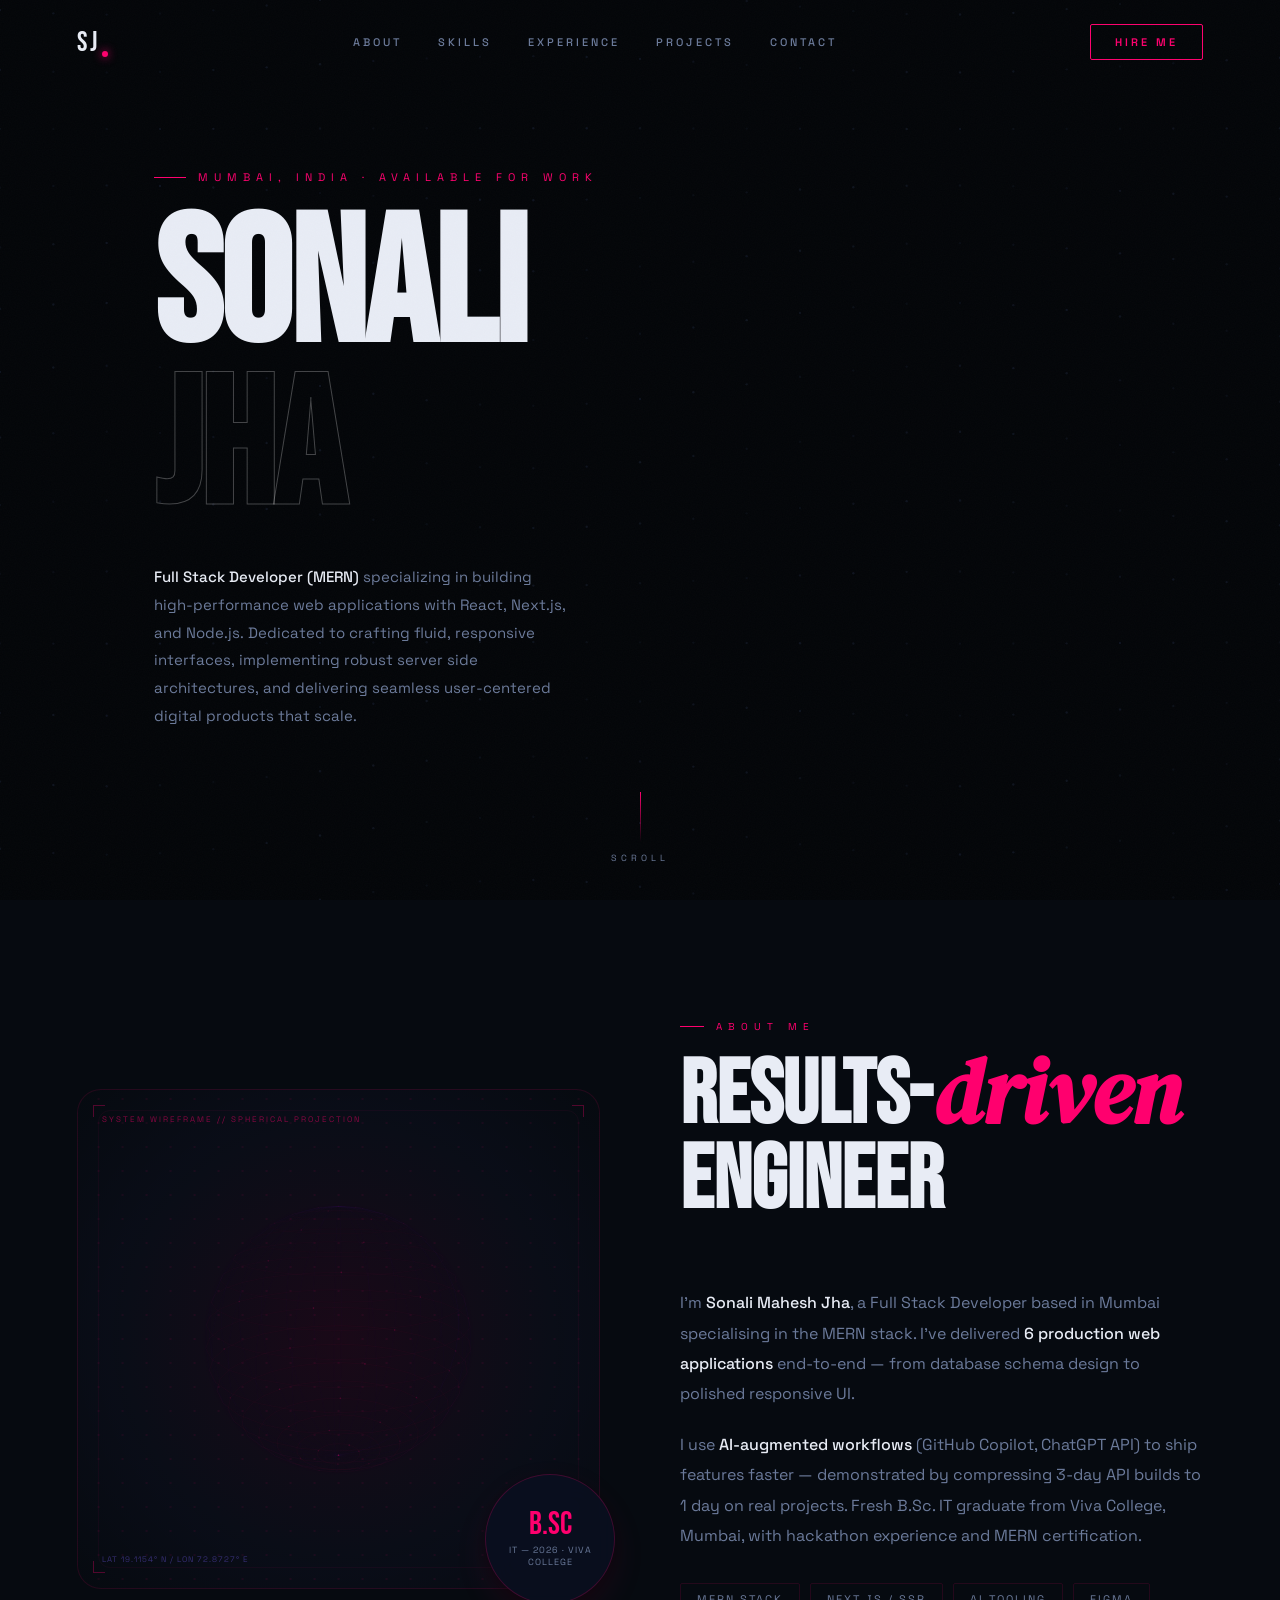
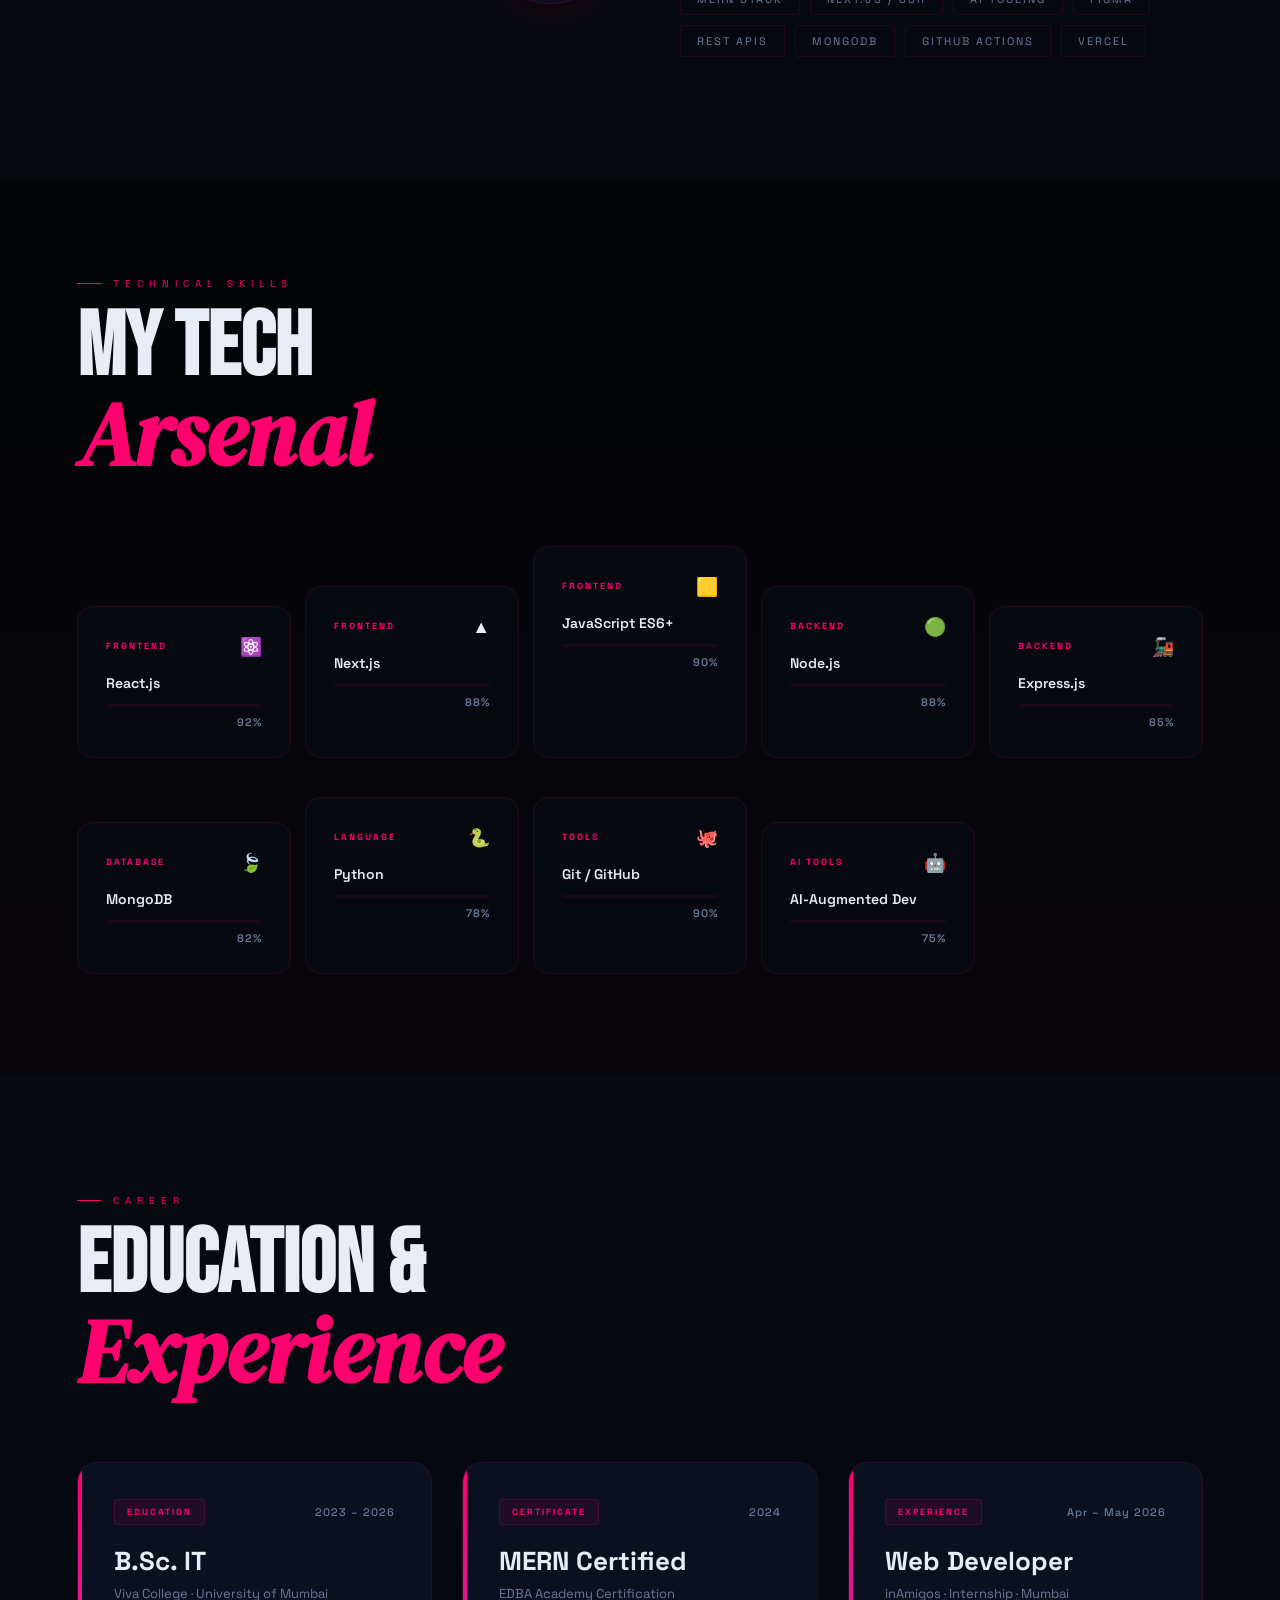
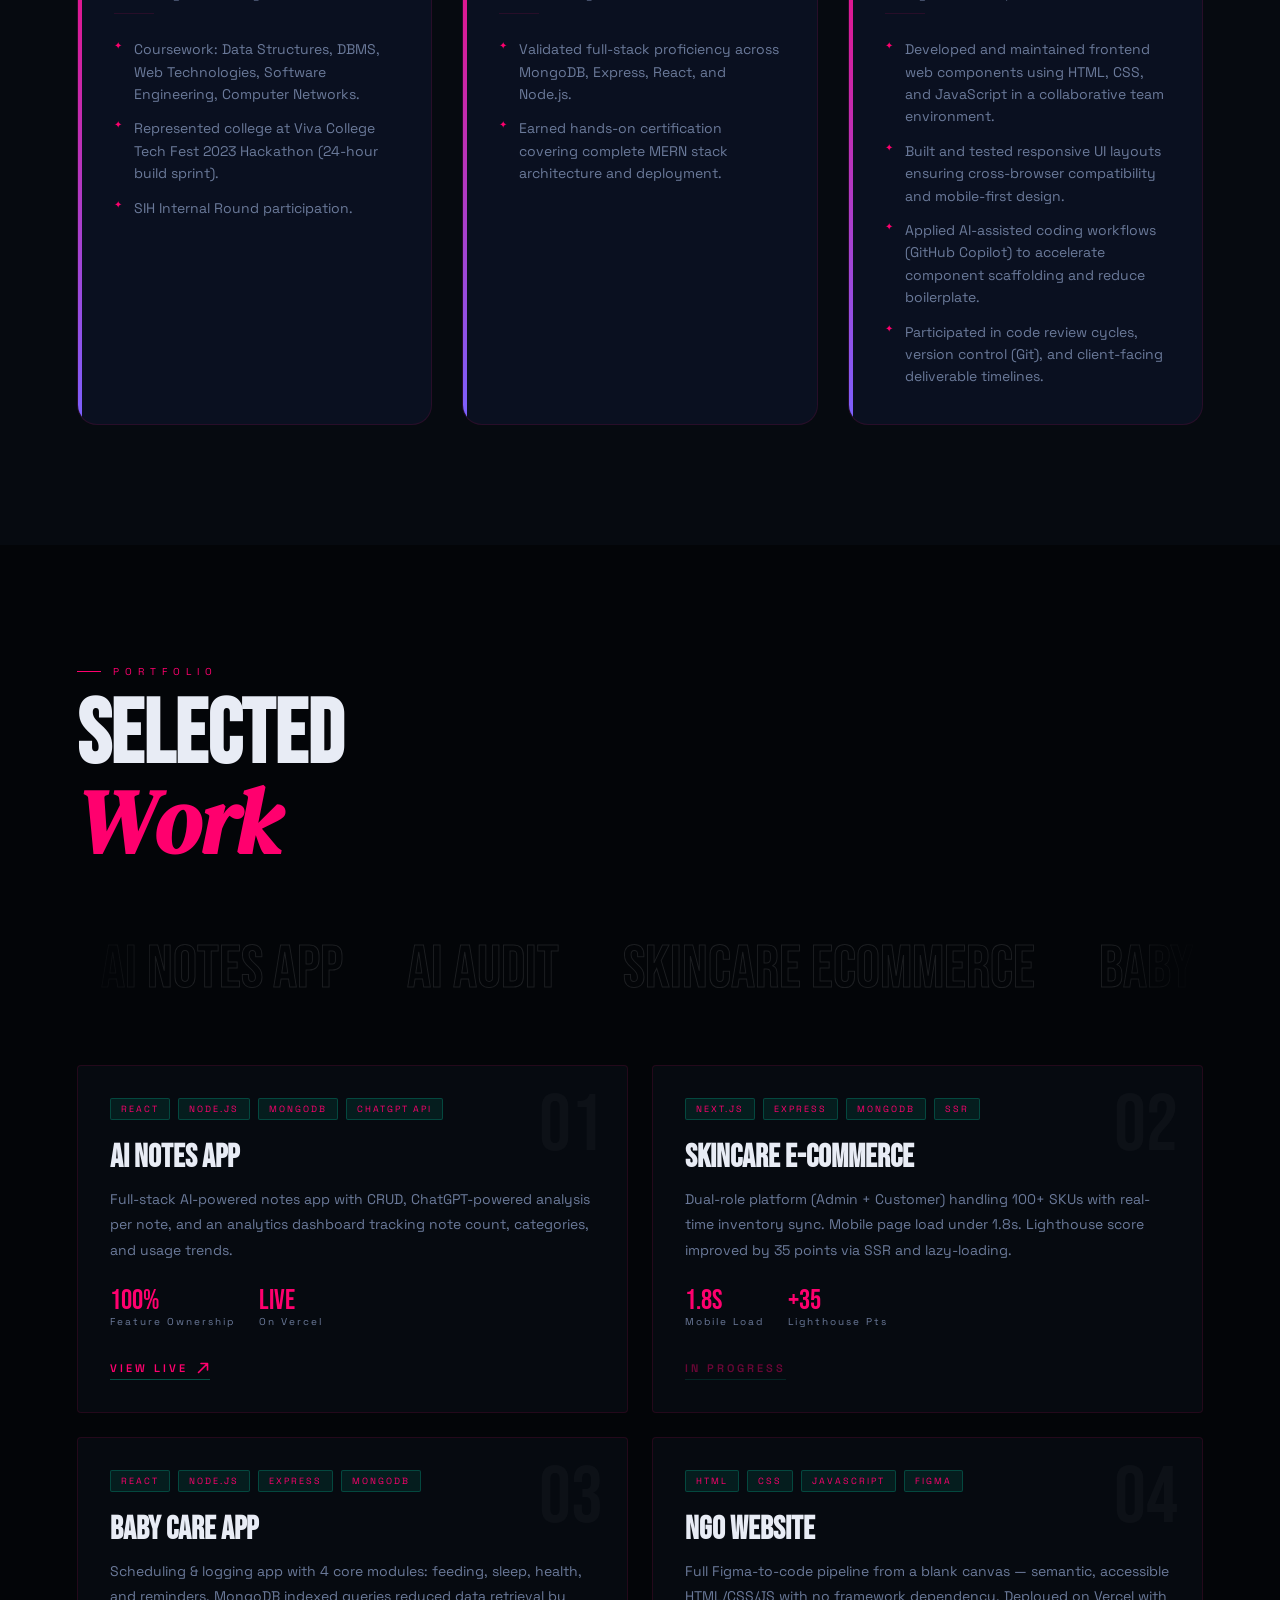
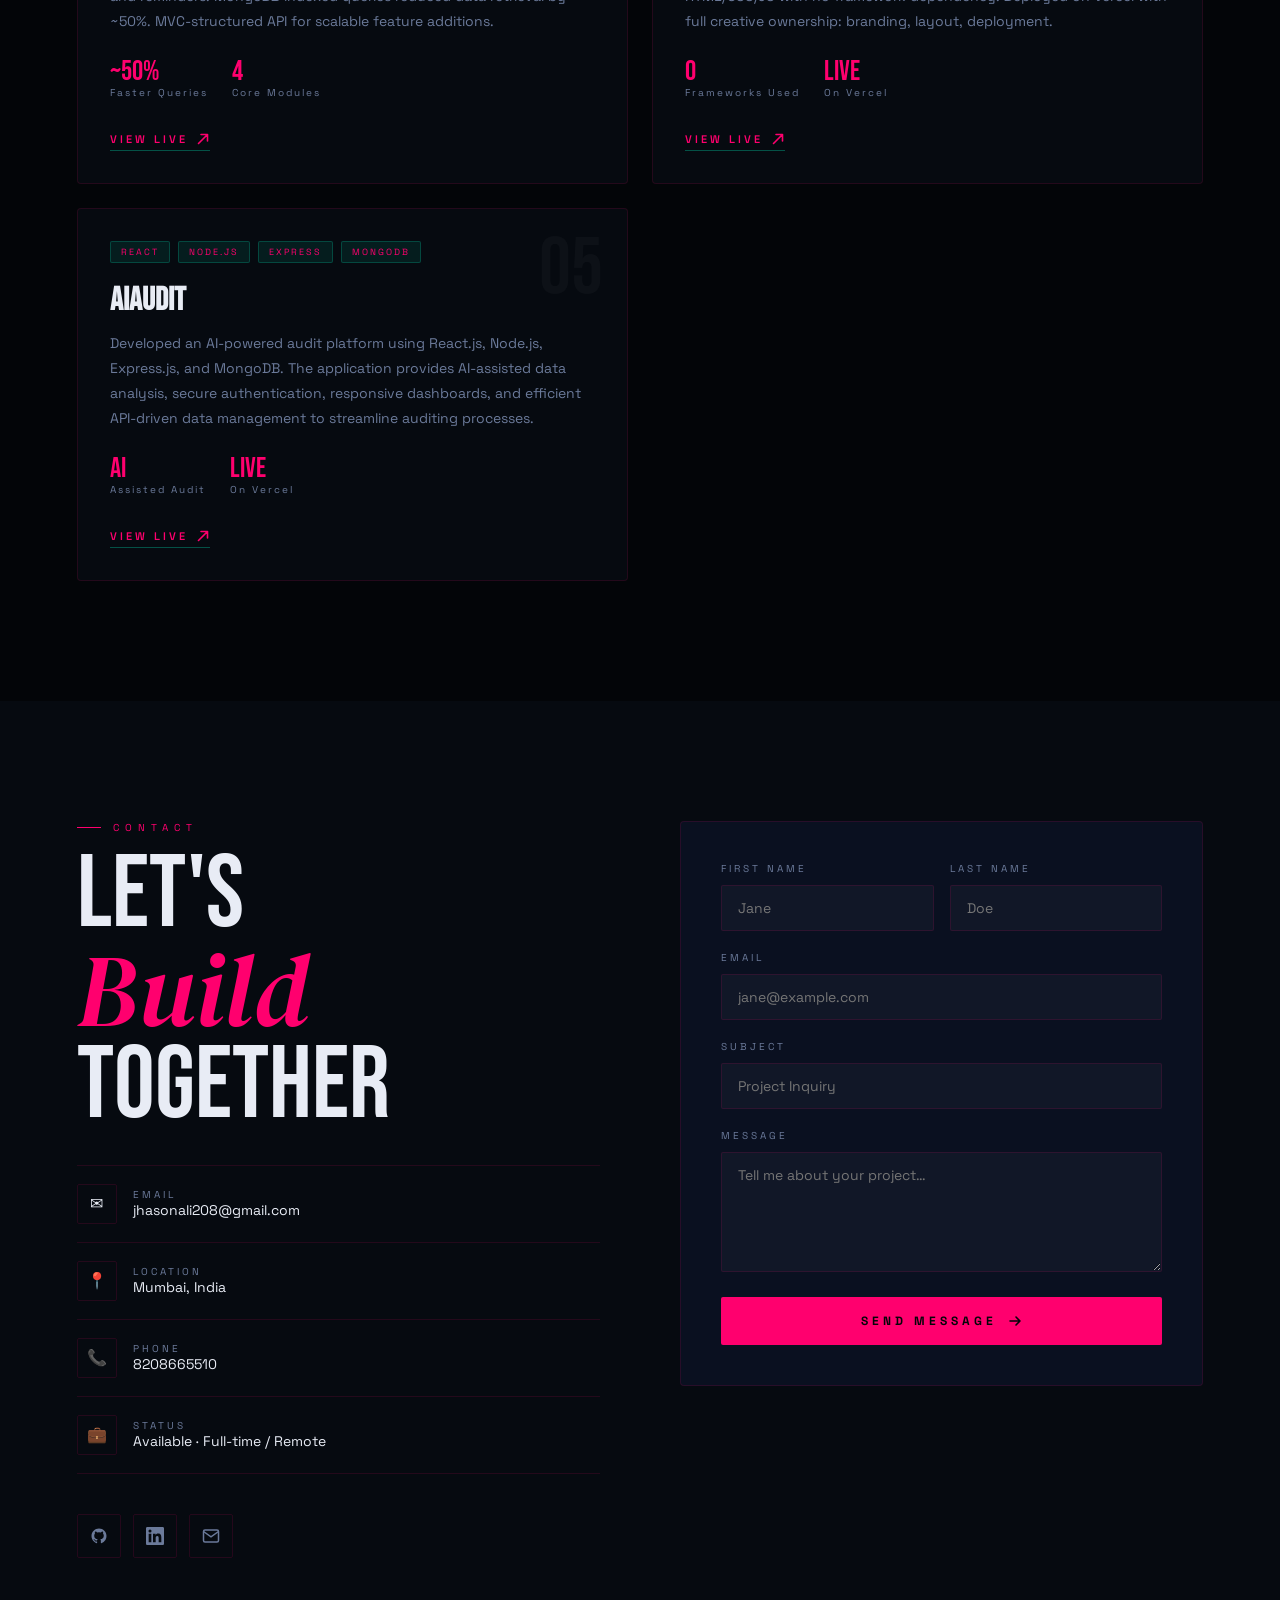
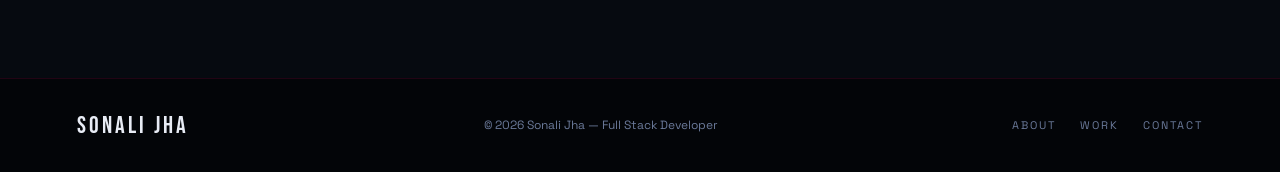
<file: index.html>
<!DOCTYPE html>
<html lang="en">

<head>
  <meta charset="UTF-8" />
  <meta name="viewport" content="width=device-width, initial-scale=1.0" />
  <title>Sonali Jha — Full Stack Developer</title>
  <link rel="preconnect" href="https://fonts.googleapis.com">
  <link
    href="https://fonts.googleapis.com/css2?family=Space+Grotesk:wght@300;400;500;600;700&family=Bebas+Neue&family=DM+Serif+Display:ital@0;1&display=swap"
    rel="stylesheet">
  <style>
    /* ─── RESET & TOKENS ─── */
    *,
    *::before,
    *::after {
      box-sizing: border-box;
      margin: 0;
      padding: 0;
    }

    :root {
      --bg: #030508;
      --bg2: #060a10;
      --bg3: #0a1020;
      --accent: #ff006e;
      --accent2: #7b61ff;
      --accent3: #ff6b6b;
      --text: #e8ecf5;
      --dim: #6b7a9a;
      --border: rgba(255, 0, 110, 0.12);
      --font-display: 'Bebas Neue', cursive;
      --font-serif: 'DM Serif Display', serif;
      --font-body: 'Space Grotesk', sans-serif;
    }

    html {
      scroll-behavior: smooth;
    }

    body {
      font-family: var(--font-body);
      background: var(--bg);
      color: var(--text);
      overflow-x: hidden;
      cursor: pointer;
    }

    a {
      text-decoration: none;
      color: inherit;
    }

    img {
      display: block;
      max-width: 100%;
    }

    /* ─── LOADER ─── */
    #loader {
      position: fixed;
      inset: 0;
      z-index: 9000;
      background: var(--bg);
      display: flex;
      flex-direction: column;
      align-items: center;
      justify-content: center;
      transition: opacity 0.8s ease, visibility 0.8s ease;
    }

    #loader.hidden {
      opacity: 0;
      visibility: hidden;
      pointer-events: none;
    }

    .loader-canvas-wrap {
      position: relative;
      width: 160px;
      height: 160px;
      margin-bottom: 40px;
    }

    #loader-canvas {
      width: 160px;
      height: 160px;
    }

    .loader-name {
      font-family: var(--font-display);
      font-size: 48px;
      letter-spacing: 8px;
      color: var(--text);
      margin-bottom: 8px;
      overflow: hidden;
    }

    .loader-name span {
      display: inline-block;
      animation: letterDrop 0.6s cubic-bezier(.4, 0, .2, 1) both;
    }

    .loader-name span:nth-child(1) {
      animation-delay: 0.1s
    }

    .loader-name span:nth-child(2) {
      animation-delay: 0.15s
    }

    .loader-name span:nth-child(3) {
      animation-delay: 0.2s
    }

    .loader-name span:nth-child(4) {
      animation-delay: 0.25s
    }

    .loader-name span:nth-child(5) {
      animation-delay: 0.3s
    }

    .loader-name span:nth-child(6) {
      animation-delay: 0.35s
    }

    .loader-name span:nth-child(7) {
      animation-delay: 0.4s
    }

    .loader-name span:nth-child(8) {
      animation-delay: 0.45s
    }

    .loader-name span:nth-child(9) {
      animation-delay: 0.5s
    }

    .loader-name span:nth-child(10) {
      animation-delay: 0.55s
    }

    .loader-name span:nth-child(11) {
      animation-delay: 0.6s
    }

    @keyframes letterDrop {
      from {
        opacity: 0;
        transform: translateY(-30px);
      }

      to {
        opacity: 1;
        transform: translateY(0);
      }
    }

    .loader-role {
      font-family: var(--font-body);
      font-size: 11px;
      letter-spacing: 5px;
      text-transform: uppercase;
      color: var(--accent);
      opacity: 0;
      animation: fadeIn 0.5s 0.7s forwards;
    }

    @keyframes fadeIn {
      to {
        opacity: 1;
      }
    }

    /* ─── NAV ─── */
    nav {
      position: fixed;
      top: 0;
      left: 0;
      right: 0;
      z-index: 500;
      padding: 24px 6vw;
      display: flex;
      align-items: center;
      justify-content: space-between;
      transition: background 0.4s, backdrop-filter 0.4s, padding 0.3s;
    }

    nav.scrolled {
      background: rgba(3, 5, 8, 0.85);
      backdrop-filter: blur(20px);
      padding: 16px 6vw;
      border-bottom: 1px solid var(--border);
    }

    .nav-logo {
      font-family: var(--font-display);
      font-size: 28px;
      letter-spacing: 3px;
      color: var(--text);
      position: relative;
    }

    .nav-logo::after {
      content: '';
      position: absolute;
      bottom: 2px;
      right: -8px;
      width: 6px;
      height: 6px;
      border-radius: 50%;
      background: var(--accent);
      box-shadow: 0 0 10px var(--accent);
    }

    .nav-links {
      display: flex;
      gap: 36px;
      align-items: center;
    }

    .nav-links a {
      font-size: 11px;
      font-weight: 500;
      letter-spacing: 3px;
      text-transform: uppercase;
      color: var(--dim);
      transition: color 0.2s;
      position: relative;
    }

    .nav-links a::after {
      content: '';
      position: absolute;
      left: 0;
      bottom: -4px;
      width: 0;
      height: 1px;
      background: var(--accent);
      transition: width 0.3s;
    }

    .nav-links a:hover {
      color: var(--text);
    }

    .nav-links a:hover::after {
      width: 100%;
    }

    .nav-cta {
      font-size: 11px;
      font-weight: 600;
      letter-spacing: 3px;
      text-transform: uppercase;
      padding: 10px 24px;
      border: 1px solid var(--accent);
      color: var(--accent);
      border-radius: 2px;
      transition: background 0.2s, color 0.2s, box-shadow 0.2s;
    }

    .nav-cta:hover {
      background: var(--accent);
      color: var(--bg);
      box-shadow: 0 0 20px rgba(0, 245, 196, 0.3);
    }

    .mobile-cta {
      display: none;
    }

    .nav-toggle {
      display: none;
      flex-direction: column;
      justify-content: space-between;
      width: 24px;
      height: 18px;
      cursor: pointer;
      z-index: 501;
      padding: 0;
      background: none;
      border: none;
      outline: none;
    }

    .nav-toggle span {
      display: block;
      width: 100%;
      height: 2px;
      background-color: var(--text);
      border-radius: 2px;
      transition: transform 0.3s cubic-bezier(0.16, 1, 0.3, 1), opacity 0.3s, background-color 0.3s;
    }

    .nav-toggle.open span:nth-child(1) {
      transform: translateY(8px) rotate(45deg);
      background-color: var(--accent);
    }

    .nav-toggle.open span:nth-child(2) {
      opacity: 0;
    }

    .nav-toggle.open span:nth-child(3) {
      transform: translateY(-8px) rotate(-45deg);
      background-color: var(--accent);
    }

    /* ─── HERO ─── */
    #hero {
      position: relative;
      min-height: 100svh;
      display: flex;
      align-items: center;
      overflow: hidden;
    }

    #hero-canvas {
      position: absolute;
      inset: 0;
      width: 100%;
      height: 100%;
    }

    .hero-content {
      position: relative;
      z-index: 2;
      padding: 0 6vw;
      width: 100%;
    }

    .hero-eyebrow {
      font-size: 11px;
      letter-spacing: 6px;
      text-transform: uppercase;
      color: var(--accent);
      margin-bottom: 24px;
      opacity: 0;
      animation: fadeUp 0.7s 1.2s forwards;
      display: flex;
      align-items: center;
      gap: 12px;
    }

    .hero-eyebrow::before {
      content: '';
      display: block;
      width: 32px;
      height: 1px;
      background: var(--accent);
    }

    .hero-name {
      font-family: var(--font-display);
      font-size: clamp(80px, 14vw, 220px);
      line-height: 0.9;
      letter-spacing: -2px;
      color: var(--text);
      margin-bottom: 0;
      opacity: 0;
      animation: fadeUp 0.9s 1.4s cubic-bezier(.16, 1, .3, 1) forwards;
    }

    .hero-name .line2 {
      color: transparent;
      -webkit-text-stroke: 1px rgba(255, 255, 255, 0.25);
    }

    .hero-sub {
      display: flex;
      align-items: flex-end;
      justify-content: space-between;
      flex-wrap: wrap;
      gap: 24px;
      margin-top: 32px;
      opacity: 0;
      animation: fadeUp 0.7s 1.7s forwards;
    }

    .hero-desc {
      max-width: 420px;
      font-size: 15px;
      line-height: 1.85;
      color: var(--dim);
    }

    .hero-desc strong {
      color: var(--text);
      font-weight: 500;
    }

    .hero-stats {
      display: flex;
      gap: 40px;
    }

    .stat-num {
      font-family: var(--font-display);
      font-size: 52px;
      line-height: 1;
      color: var(--accent);
    }

    .stat-label {
      font-size: 10px;
      letter-spacing: 2px;
      text-transform: uppercase;
      color: var(--dim);
      margin-top: 4px;
    }

    .hero-scroll {
      position: absolute;
      bottom: 36px;
      left: 50%;
      transform: translateX(-50%);
      z-index: 2;
      display: flex;
      flex-direction: column;
      align-items: center;
      gap: 10px;
      opacity: 0;
      animation: fadeIn 0.7s 2.2s forwards;
    }

    .scroll-line {
      width: 1px;
      height: 50px;
      background: linear-gradient(to bottom, var(--accent), transparent);
      animation: scrollPulse 2s ease-in-out infinite;
    }

    @keyframes scrollPulse {

      0%,
      100% {
        opacity: 0.4;
        transform: scaleY(1);
      }

      50% {
        opacity: 1;
        transform: scaleY(1.3);
      }
    }

    .scroll-txt {
      font-size: 9px;
      letter-spacing: 4px;
      text-transform: uppercase;
      color: var(--dim);
    }

    @keyframes fadeUp {
      from {
        opacity: 0;
        transform: translateY(40px);
      }

      to {
        opacity: 1;
        transform: translateY(0);
      }
    }

    /* ─── SECTIONS SHARED ─── */
    section {
      padding: 120px 6vw;
      position: relative;
    }

    .section-label {
      font-size: 10px;
      letter-spacing: 6px;
      text-transform: uppercase;
      color: var(--accent);
      display: flex;
      align-items: center;
      gap: 12px;
      margin-bottom: 16px;
    }

    .section-label::before {
      content: '';
      width: 24px;
      height: 1px;
      background: var(--accent);
    }

    .section-title {
      font-family: var(--font-display);
      font-size: clamp(52px, 7vw, 100px);
      line-height: 0.95;
      color: var(--text);
      margin-bottom: 64px;
    }

    .section-title em {
      font-family: var(--font-serif);
      font-style: italic;
      color: var(--accent);
    }

    /* reveal */
    .reveal {
      opacity: 0;
      transform: translateY(50px);
      transition: opacity 0.9s cubic-bezier(.16, 1, .3, 1), transform 0.9s cubic-bezier(.16, 1, .3, 1);
    }

    .reveal.r-left {
      transform: translateX(-50px);
    }

    .reveal.r-right {
      transform: translateX(50px);
    }

    .reveal.visible {
      opacity: 1;
      transform: translate(0, 0) !important;
    }

    .d1 {
      transition-delay: 0.1s
    }

    .d2 {
      transition-delay: 0.2s
    }

    .d3 {
      transition-delay: 0.3s
    }

    .d4 {
      transition-delay: 0.4s
    }

    .d5 {
      transition-delay: 0.5s
    }

    /* ─── ABOUT ─── */
    #about {
      background: var(--bg2);
    }

    .about-grid {
      display: grid;
      grid-template-columns: 1fr 1fr;
      gap: 80px;
      align-items: center;
    }

    .about-left {
      position: relative;
    }

    .about-3d-wrap {
      position: relative;
      height: 500px;
      border-radius: 24px;
      overflow: hidden;
      border: 1px solid var(--border);
      background: radial-gradient(circle at 50% 50%, rgba(255, 0, 110, 0.08), rgba(123, 97, 255, 0.03) 60%, transparent 100%), var(--bg2);
      box-sizing: border-box;
    }

    .about-3d-wrap::before {
      content: '';
      position: absolute;
      inset: 0;
      background-image: radial-gradient(rgba(255, 0, 110, 0.07) 1px, transparent 1px);
      background-size: 24px 24px;
      background-position: center;
      pointer-events: none;
      z-index: 1;
    }

    .about-decor-frame {
      position: absolute;
      inset: 20px;
      border: 1px solid rgba(255, 0, 110, 0.05);
      border-radius: 12px;
      pointer-events: none;
      z-index: 1;
    }

    .about-decor-corner {
      position: absolute;
      width: 12px;
      height: 12px;
      border-color: rgba(255, 0, 110, 0.3);
      border-style: solid;
      pointer-events: none;
      z-index: 2;
    }

    .about-decor-corner.tl {
      top: 15px;
      left: 15px;
      border-width: 1px 0 0 1px;
    }

    .about-decor-corner.tr {
      top: 15px;
      right: 15px;
      border-width: 1px 1px 0 0;
    }

    .about-decor-corner.bl {
      bottom: 15px;
      left: 15px;
      border-width: 0 0 1px 1px;
    }

    .about-decor-corner.br {
      bottom: 15px;
      right: 15px;
      border-width: 0 1px 1px 0;
    }

    .about-decor-tech-label {
      position: absolute;
      top: 24px;
      left: 24px;
      font-size: 8px;
      font-family: var(--font-body);
      color: rgba(255, 0, 110, 0.5);
      letter-spacing: 2px;
      text-transform: uppercase;
      pointer-events: none;
      z-index: 2;
    }

    .about-decor-tech-coord {
      position: absolute;
      bottom: 24px;
      left: 24px;
      font-size: 8px;
      font-family: var(--font-body);
      color: rgba(123, 97, 255, 0.4);
      letter-spacing: 1px;
      pointer-events: none;
      z-index: 2;
    }

    #about-canvas {
      width: 100%;
      height: 100%;
      display: block;
    }

    .about-badge {
      position: absolute;
      bottom: -15px;
      right: -15px;
      background: rgba(10, 16, 32, 0.85);
      backdrop-filter: blur(15px);
      border: 1px solid rgba(255, 0, 110, 0.22);
      border-radius: 50%;
      width: 130px;
      height: 130px;
      display: flex;
      flex-direction: column;
      align-items: center;
      justify-content: center;
      text-align: center;
      z-index: 2;
      box-shadow: 0 15px 35px rgba(255, 0, 110, 0.08), 0 5px 15px rgba(0, 0, 0, 0.5);
      padding: 10px;
    }

    .badge-big {
      font-family: var(--font-display);
      font-size: 32px;
      color: var(--accent);
      line-height: 1;
    }

    .badge-small {
      font-size: 9px;
      letter-spacing: 1px;
      text-transform: uppercase;
      color: var(--dim);
      margin-top: 4px;
      line-height: 1.3;
    }

    .about-para {
      font-size: 16px;
      line-height: 1.9;
      color: var(--dim);
      margin-bottom: 20px;
    }

    .about-para strong {
      color: var(--text);
      font-weight: 500;
    }

    .about-chips {
      display: flex;
      flex-wrap: wrap;
      gap: 10px;
      margin-top: 32px;
    }

    .chip {
      font-size: 11px;
      letter-spacing: 2px;
      text-transform: uppercase;
      padding: 8px 16px;
      border: 1px solid var(--border);
      border-radius: 2px;
      color: var(--dim);
      transition: border-color 0.2s, color 0.2s;
    }

    .chip:hover {
      border-color: var(--accent);
      color: var(--accent);
    }

    /* ─── SKILLS ─── */
    #skills {
      background: var(--bg);
    }

    .skills-grid {
      display: grid;
      grid-template-columns: repeat(auto-fill, minmax(280px, 1fr));
      gap: 20px;
    }

    .skill-card {
      background: var(--bg2);
      border: 1px solid var(--border);
      border-radius: 16px;
      padding: 28px;
      position: relative;
      overflow: hidden;
      transition: transform 0.4s cubic-bezier(.16, 1, .3, 1), box-shadow 0.4s, border-color 0.3s;
      cursor: default;
    }

    .skill-card::before {
      content: '';
      position: absolute;
      inset: 0;
      background: radial-gradient(circle at var(--mx, 50%) var(--my, 50%), rgba(255, 0, 110, 0.07), transparent 60%);
      opacity: 0;
      transition: opacity 0.3s;
    }

    .skill-card:hover {
      transform: translateY(-6px) rotateX(2deg);
      box-shadow: 0 24px 60px rgba(0, 0, 0, 0.5);
      border-color: rgba(255, 0, 110, 0.35);
    }

    .skill-card:hover::before {
      opacity: 1;
    }

    .sk-head {
      display: flex;
      align-items: center;
      justify-content: space-between;
      margin-bottom: 16px;
    }

    .sk-cat {
      font-size: 9px;
      letter-spacing: 4px;
      text-transform: uppercase;
      color: var(--accent);
    }

    .sk-icon {
      font-size: 20px;
    }

    .sk-name {
      font-size: 18px;
      font-weight: 600;
      color: var(--text);
      margin-bottom: 16px;
    }

    .sk-bar-wrap {
      height: 2px;
      background: rgba(255, 255, 255, 0.06);
      border-radius: 99px;
      overflow: hidden;
    }

    .sk-bar-fill {
      height: 100%;
      border-radius: 99px;
      background: linear-gradient(90deg, var(--accent2), var(--accent));
      transform: scaleX(0);
      transform-origin: left;
      transition: transform 1.2s cubic-bezier(.16, 1, .3, 1);
    }

    .sk-pct {
      font-size: 11px;
      color: var(--dim);
      margin-top: 8px;
      text-align: right;
    }

    /* ─── CAREER GRID ─── */
    #experience {
      background: var(--bg2);
    }

    .career-grid {
      display: grid;
      grid-template-columns: repeat(3, 1fr);
      gap: 30px;
      margin-top: 50px;
    }

    .career-card {
      background: var(--bg3);
      border: 1px solid var(--border);
      border-radius: 20px;
      padding: 36px;
      display: flex;
      flex-direction: column;
      position: relative;
      overflow: hidden;
      transition: transform 0.4s cubic-bezier(0.16, 1, 0.3, 1), box-shadow 0.4s, border-color 0.4s;
    }

    .career-card::before {
      content: '';
      position: absolute;
      top: 0;
      left: 0;
      width: 4px;
      height: 100%;
      background: linear-gradient(to bottom, var(--accent), var(--accent2));
    }

    .career-card:hover {
      transform: translateY(-8px);
      box-shadow: 0 30px 60px rgba(0, 0, 0, 0.4), 0 0 0 1px rgba(255, 0, 110, 0.2);
      border-color: rgba(255, 0, 110, 0.3);
    }

    .career-header {
      display: flex;
      justify-content: space-between;
      align-items: center;
      margin-bottom: 20px;
    }

    .career-tag {
      font-size: 9px;
      letter-spacing: 2px;
      text-transform: uppercase;
      padding: 6px 12px;
      background: rgba(255, 0, 110, 0.08);
      border: 1px solid rgba(255, 0, 110, 0.2);
      border-radius: 4px;
      color: var(--accent);
      font-weight: 700;
    }

    .career-date {
      font-size: 11px;
      letter-spacing: 1px;
      color: var(--dim);
      font-weight: 500;
    }

    .career-title {
      font-family: var(--font-body);
      font-size: 26px;
      font-weight: 700;
      color: var(--text);
      line-height: 1.25;
      margin-bottom: 8px;
    }

    .career-sub {
      font-size: 13px;
      color: var(--dim);
      margin-bottom: 24px;
      position: relative;
      padding-bottom: 12px;
    }

    .career-sub::after {
      content: '';
      position: absolute;
      bottom: 0;
      left: 0;
      width: 40px;
      height: 1px;
      background: var(--border);
    }

    .career-points {
      list-style: none;
      display: flex;
      flex-direction: column;
      gap: 12px;
    }

    .career-points li {
      font-size: 14px;
      line-height: 1.6;
      color: var(--dim);
      position: relative;
      padding-left: 20px;
    }

    .career-points li::before {
      content: '✦';
      position: absolute;
      left: 0;
      color: var(--accent);
      font-size: 10px;
    }

    /* ─── PROJECTS ─── */
    #projects {
      background: var(--bg);
      overflow: hidden;
    }

    .proj-marquee-wrap {
      overflow: hidden;
      margin-bottom: 60px;
      mask-image: linear-gradient(90deg, transparent, black 8%, black 92%, transparent);
    }

    .proj-marquee {
      display: flex;
      gap: 16px;
      animation: marquee 20s linear infinite;
      width: max-content;
    }

    .proj-marquee:hover {
      animation-play-state: paused;
    }

    .marq-item {
      font-family: var(--font-display);
      font-size: 60px;
      white-space: nowrap;
      color: transparent;
      -webkit-text-stroke: 1px rgba(255, 255, 255, 0.1);
      padding: 0 24px;
      transition: color 0.3s, -webkit-text-stroke 0.3s;
    }

    .marq-item:hover {
      color: var(--accent);
      -webkit-text-stroke-color: var(--accent);
    }

    @keyframes marquee {
      from {
        transform: translateX(0);
      }

      to {
        transform: translateX(-50%);
      }
    }

    .proj-grid {
      display: grid;
      grid-template-columns: repeat(auto-fill, minmax(360px, 1fr));
      gap: 24px;
    }

    .proj-card {
      background: var(--bg2);
      border: 1px solid var(--border);
      border-radius: 4px;
      overflow: hidden;
      position: relative;
      transition: transform 0.5s cubic-bezier(.16, 1, .3, 1), box-shadow 0.5s, border-color 0.3s;
      transform-style: preserve-3d;
    }

    .proj-card:hover {
      transform: translateY(-8px) rotateX(3deg) rotateY(-2deg);
      box-shadow: 0 40px 80px rgba(0, 0, 0, 0.6), 0 0 0 1px rgba(0, 245, 196, 0.2);
      border-color: rgba(0, 245, 196, 0.3);
    }

    .proj-num {
      position: absolute;
      top: 20px;
      right: 24px;
      font-family: var(--font-display);
      font-size: 80px;
      color: rgba(255, 255, 255, 0.03);
      line-height: 1;
      pointer-events: none;
    }

    .proj-body {
      padding: 32px;
    }

    .proj-tags {
      display: flex;
      flex-wrap: wrap;
      gap: 8px;
      margin-bottom: 20px;
    }

    .proj-tag {
      font-size: 9px;
      letter-spacing: 2px;
      text-transform: uppercase;
      padding: 4px 10px;
      background: rgba(0, 245, 196, 0.08);
      border: 1px solid rgba(0, 245, 196, 0.2);
      border-radius: 2px;
      color: var(--accent);
    }

    .proj-title {
      font-family: var(--font-display);
      font-size: 32px;
      color: var(--text);
      line-height: 1.1;
      margin-bottom: 12px;
    }

    .proj-desc {
      font-size: 14px;
      line-height: 1.8;
      color: var(--dim);
      margin-bottom: 24px;
    }

    .proj-metrics {
      display: flex;
      gap: 24px;
      margin-bottom: 28px;
    }

    .pm-val {
      font-family: var(--font-display);
      font-size: 28px;
      color: var(--accent);
      line-height: 1;
    }

    .pm-label {
      font-size: 10px;
      letter-spacing: 2px;
      color: var(--dim);
    }

    .proj-link {
      display: inline-flex;
      align-items: center;
      gap: 8px;
      font-size: 11px;
      letter-spacing: 3px;
      text-transform: uppercase;
      color: var(--accent);
      font-weight: 600;
      border-bottom: 1px solid rgba(0, 245, 196, 0.3);
      padding-bottom: 4px;
      transition: gap 0.2s, border-color 0.2s;
    }

    .proj-link:hover {
      gap: 14px;
      border-color: var(--accent);
    }

    .proj-link svg {
      transition: transform 0.2s;
    }

    .proj-link:hover svg {
      transform: translate(4px, -4px);
    }

    /* ─── SKILLS (PIANO FLOW) ─── */
    #skills {
      padding: 100px 6vw;
      background: linear-gradient(180deg, transparent, rgba(255, 0, 110, 0.02));
      position: relative;
      overflow: hidden;
    }

    .skills-grid {
      display: grid;
      grid-template-columns: repeat(5, 1fr);
      gap: 14px;
      perspective: 1200px;
      margin-top: 60px;
    }

    .skill-card {
      position: relative;
      opacity: 0;
      transform: translateY(50px);
      transition: opacity 0.9s cubic-bezier(.16, 1, .3, 1), transform 0.9s cubic-bezier(.16, 1, .3, 1), translate 0.3s ease, box-shadow 0.3s ease, transform 0.3s ease;
      cursor: pointer;
    }

    .skill-card.visible {
      opacity: 1;
      transform: translateY(0);
    }

    /* Staggered piano key offset effect */
    .skill-card:nth-child(1) {
      transform-origin: bottom center;
      margin-top: 60px;
    }

    .skill-card:nth-child(2) {
      transform-origin: bottom center;
      margin-top: 40px;
    }

    .skill-card:nth-child(3) {
      transform-origin: bottom center;
      margin-top: 0;
    }

    .skill-card:nth-child(4) {
      transform-origin: bottom center;
      margin-top: 40px;
    }

    .skill-card:nth-child(5) {
      transform-origin: bottom center;
      margin-top: 60px;
    }

    .skill-card:nth-child(6) {
      transform-origin: bottom center;
      margin-top: 50px;
    }

    .skill-card:nth-child(7) {
      transform-origin: bottom center;
      margin-top: 25px;
    }

    .skill-card:nth-child(8) {
      transform-origin: bottom center;
      margin-top: 25px;
    }

    .skill-card:nth-child(9) {
      transform-origin: bottom center;
      margin-top: 50px;
    }

    .skill-card:hover {
      transform: translateY(-8px) scale(1.03);
      border-color: rgba(255, 0, 110, 0.4);
      --card-shadow: 0 20px 40px rgba(255, 0, 110, 0.15);
      box-shadow: var(--card-shadow);
    }

    .sk-head {
      display: flex;
      justify-content: space-between;
      align-items: center;
      margin-bottom: 16px;
    }

    .sk-cat {
      font-size: 9px;
      letter-spacing: 2px;
      text-transform: uppercase;
      color: var(--accent);
      font-weight: 700;
    }

    .sk-icon {
      font-size: 18px;
    }

    .sk-name {
      font-size: 14px;
      font-weight: 600;
      color: var(--text);
      margin-bottom: 12px;
    }

    .sk-bar-wrap {
      width: 100%;
      height: 3px;
      background: rgba(255, 0, 110, 0.08);
      border-radius: 2px;
      overflow: hidden;
      margin-bottom: 8px;
    }

    .sk-bar-fill {
      height: 100%;
      background: linear-gradient(90deg, var(--accent), var(--accent2));
      width: 0%;
      transform-origin: left;
      transition: transform 0.8s cubic-bezier(.16, 1, .3, 1);
      box-shadow: 0 0 12px rgba(255, 0, 110, 0.35);
    }

    .sk-pct {
      font-size: 11px;
      letter-spacing: 1px;
      color: var(--dim);
      font-weight: 600;
    }

    /* ─── CONTACT ─── */
    #contact {
      background: var(--bg2);
    }

    .contact-inner {
      display: grid;
      grid-template-columns: 1fr 1fr;
      gap: 80px;
      align-items: start;
    }

    .contact-big {
      font-family: var(--font-display);
      font-size: clamp(60px, 8vw, 120px);
      line-height: 0.9;
      color: var(--text);
      margin-bottom: 32px;
    }

    .contact-big em {
      font-family: var(--font-serif);
      font-style: italic;
      color: var(--accent);
    }

    .contact-info {
      margin-bottom: 40px;
    }

    .ci-row {
      display: flex;
      align-items: center;
      gap: 16px;
      padding: 18px 0;
      border-bottom: 1px solid var(--border);
    }

    .ci-row:first-child {
      border-top: 1px solid var(--border);
    }

    .ci-icon {
      width: 40px;
      height: 40px;
      display: flex;
      align-items: center;
      justify-content: center;
      border: 1px solid var(--border);
      border-radius: 2px;
      font-size: 16px;
      flex-shrink: 0;
      transition: border-color 0.2s, background 0.2s;
    }

    .ci-row:hover .ci-icon {
      border-color: var(--accent);
      background: rgba(0, 245, 196, 0.06);
    }

    .ci-label {
      font-size: 10px;
      letter-spacing: 3px;
      text-transform: uppercase;
      color: var(--dim);
    }

    .ci-val {
      font-size: 14px;
      color: var(--text);
    }

    .ci-val a {
      color: var(--text);
      transition: color 0.2s;
    }

    .ci-val a:hover {
      color: var(--accent);
    }

    .contact-socials {
      display: flex;
      gap: 12px;
    }

    .soc {
      width: 44px;
      height: 44px;
      display: flex;
      align-items: center;
      justify-content: center;
      border: 1px solid var(--border);
      border-radius: 2px;
      color: var(--dim);
      transition: all 0.2s;
    }

    .soc:hover {
      border-color: var(--accent);
      color: var(--accent);
      transform: translateY(-3px);
    }

    /* form */
    .contact-form {
      background: var(--bg3);
      border: 1px solid var(--border);
      border-radius: 4px;
      padding: 40px;
    }

    .fg {
      margin-bottom: 20px;
    }

    .fg label {
      display: block;
      font-size: 10px;
      letter-spacing: 3px;
      text-transform: uppercase;
      color: var(--dim);
      margin-bottom: 10px;
    }

    .fg input,
    .fg textarea {
      width: 100%;
      background: rgba(255, 255, 255, 0.03);
      border: 1px solid var(--border);
      border-radius: 2px;
      padding: 13px 16px;
      font-family: var(--font-body);
      font-size: 14px;
      color: var(--text);
      outline: none;
      transition: border-color 0.2s, box-shadow 0.2s;
    }

    .fg input:focus,
    .fg textarea:focus {
      border-color: rgba(0, 245, 196, 0.5);
      box-shadow: 0 0 0 3px rgba(0, 245, 196, 0.06);
    }

    .fg textarea {
      resize: vertical;
      min-height: 120px;
    }

    .fg-row {
      display: grid;
      grid-template-columns: 1fr 1fr;
      gap: 16px;
    }

    .btn-submit {
      width: 100%;
      background: var(--accent);
      border: none;
      cursor: pointer;
      color: var(--bg);
      font-family: var(--font-body);
      font-size: 12px;
      font-weight: 700;
      letter-spacing: 4px;
      text-transform: uppercase;
      padding: 16px;
      border-radius: 2px;
      margin-top: 8px;
      transition: background 0.2s, transform 0.2s, box-shadow 0.2s;
      display: flex;
      align-items: center;
      justify-content: center;
      gap: 10px;
    }

    .btn-submit:hover {
      background: #00ddb0;
      transform: translateY(-2px);
      box-shadow: 0 16px 40px rgba(0, 245, 196, 0.25);
    }

    /* ─── FOOTER ─── */
    footer {
      border-top: 1px solid var(--border);
      padding: 32px 6vw;
      display: flex;
      align-items: center;
      justify-content: space-between;
      flex-wrap: wrap;
      gap: 16px;
    }

    .footer-logo {
      font-family: var(--font-display);
      font-size: 24px;
      letter-spacing: 3px;
      color: var(--text);
    }

    .footer-copy {
      font-size: 12px;
      color: var(--dim);
    }

    .footer-links {
      display: flex;
      gap: 24px;
    }

    .footer-links a {
      font-size: 11px;
      letter-spacing: 2px;
      text-transform: uppercase;
      color: var(--dim);
      transition: color 0.2s;
    }

    .footer-links a:hover {
      color: var(--accent);
    }

    /* ─── NOISE ─── */
    body::after {
      content: '';
      position: fixed;
      inset: 0;
      pointer-events: none;
      z-index: 998;
      background-image: url("data:image/svg+xml,%3Csvg xmlns='http://www.w3.org/2000/svg' width='200' height='200'%3E%3Cfilter id='n'%3E%3CfeTurbulence type='fractalNoise' baseFrequency='0.85' numOctaves='4'/%3E%3C/filter%3E%3Crect width='200' height='200' filter='url(%23n)' opacity='0.022'/%3E%3C/svg%3E");
    }

    /* ─── SCROLLBAR ─── */
    ::-webkit-scrollbar {
      width: 4px;
    }

    ::-webkit-scrollbar-track {
      background: var(--bg);
    }

    ::-webkit-scrollbar-thumb {
      background: var(--accent2);
      border-radius: 4px;
    }

    /* ─── RESPONSIVE ─── */
    @media (max-width: 900px) {

      .about-grid,
      .contact-inner,
      .career-grid {
        grid-template-columns: 1fr;
        gap: 48px;
      }

      .about-3d-wrap {
        height: 300px;
      }

      .proj-grid {
        grid-template-columns: 1fr;
      }

      .skills-grid {
        grid-template-columns: repeat(3, 1fr);
        gap: 12px;
      }

      .skill-card:nth-child(1) {
        margin-top: 0;
      }

      .skill-card:nth-child(2) {
        margin-top: 0;
      }

      .skill-card:nth-child(3) {
        margin-top: 0;
      }

      .skill-card:nth-child(4) {
        margin-top: 0;
      }

      .skill-card:nth-child(5) {
        margin-top: 0;
      }

      .skill-card:nth-child(6) {
        margin-top: 0;
      }

      .skill-card:nth-child(7) {
        margin-top: 0;
      }

      .skill-card:nth-child(8) {
        margin-top: 0;
      }

      .skill-card:nth-child(9) {
        margin-top: 0;
      }

      .nav-toggle {
        display: flex;
      }

      .nav-cta {
        display: none;
      }

      .nav-links {
        position: fixed;
        top: 0;
        right: -100%;
        width: 75%;
        max-width: 320px;
        height: 100vh;
        background: rgba(6, 10, 16, 0.98);
        backdrop-filter: blur(20px);
        flex-direction: column;
        justify-content: center;
        align-items: center;
        gap: 32px;
        padding: 85px 40px;
        border-left: 1px solid var(--border);
        transition: right 0.5s cubic-bezier(0.16, 1, 0.3, 1);
        z-index: 99;
      }

      .nav-links.open {
        right: 0;
        box-shadow: -10px 0 40px rgba(0, 0, 0, 0.6);
      }

      .mobile-cta {
        display: inline-block;
        margin-top: 10px;
        font-size: 11px;
        font-weight: 600;
        letter-spacing: 3px;
        text-transform: uppercase;
        padding: 10px 24px;
        border: 1px solid var(--accent);
        color: var(--accent);
        border-radius: 2px;
        transition: background 0.2s, color 0.2s, box-shadow 0.2s;
      }

      .mobile-cta:hover {
        background: var(--accent);
        color: var(--bg);
        box-shadow: 0 0 20px rgba(255, 0, 110, 0.3);
      }

      .hero-sub {
        flex-direction: column;
      }

      .hero-stats {
        gap: 24px;
      }
    }

    @media (max-width: 600px) {
      nav {
        padding: 16px 5vw;
      }

      .nav-cta {
        display: none;
      }

      .fg-row {
        grid-template-columns: 1fr;
      }

      .skills-grid {
        grid-template-columns: 1fr;
        gap: 10px;
      }

      #skills {
        padding: 60px 5vw;
      }

      footer {
        flex-direction: column;
        text-align: center;
      }
    }

    /* ─── THANK YOU MODAL ─── */
    .modal-overlay {
      position: fixed;
      inset: 0;
      background: rgba(3, 5, 8, 0.7);
      backdrop-filter: blur(12px);
      display: flex;
      align-items: center;
      justify-content: center;
      opacity: 0;
      pointer-events: none;
      transition: opacity 0.4s cubic-bezier(0.16, 1, 0.3, 1);
      z-index: 9999;
    }

    .modal-overlay.open {
      opacity: 1;
      pointer-events: auto;
    }

    .modal-card {
      background: radial-gradient(circle at 50% 50%, rgba(255, 0, 110, 0.05), rgba(123, 97, 255, 0.02) 60%, transparent 100%), var(--bg2);
      border: 1px solid rgba(255, 0, 110, 0.2);
      border-radius: 24px;
      padding: 50px 40px;
      max-width: 440px;
      width: 90%;
      text-align: center;
      position: relative;
      transform: scale(0.9) translateY(20px);
      transition: transform 0.4s cubic-bezier(0.16, 1, 0.3, 1);
      box-shadow: 0 30px 60px rgba(0, 0, 0, 0.6), 0 0 40px rgba(255, 0, 110, 0.08);
      box-sizing: border-box;
      overflow: hidden;
    }

    .modal-card::before {
      content: '';
      position: absolute;
      inset: 0;
      background-image: radial-gradient(rgba(255, 0, 110, 0.05) 1px, transparent 1px);
      background-size: 20px 20px;
      background-position: center;
      pointer-events: none;
      z-index: 1;
    }

    .modal-card-frame {
      position: absolute;
      inset: 15px;
      border: 1px solid rgba(255, 0, 110, 0.03);
      border-radius: 12px;
      pointer-events: none;
      z-index: 1;
    }

    .modal-card-corner {
      position: absolute;
      width: 10px;
      height: 10px;
      border-color: rgba(255, 0, 110, 0.25);
      border-style: solid;
      pointer-events: none;
      z-index: 2;
    }

    .modal-card-corner.tl {
      top: 12px;
      left: 12px;
      border-width: 1px 0 0 1px;
    }

    .modal-card-corner.tr {
      top: 12px;
      right: 12px;
      border-width: 1px 1px 0 0;
    }

    .modal-card-corner.bl {
      bottom: 12px;
      left: 12px;
      border-width: 0 0 1px 1px;
    }

    .modal-card-corner.br {
      bottom: 12px;
      right: 12px;
      border-width: 0 1px 1px 0;
    }

    .modal-overlay.open .modal-card {
      transform: scale(1) translateY(0);
    }

    .modal-close {
      position: absolute;
      top: 20px;
      right: 20px;
      background: none;
      border: none;
      color: var(--dim);
      font-size: 24px;
      cursor: pointer;
      line-height: 1;
      transition: color 0.2s;
      z-index: 3;
    }

    .modal-close:hover {
      color: var(--accent);
    }

    .modal-icon {
      width: 72px;
      height: 72px;
      background: rgba(255, 0, 110, 0.08);
      border: 1px solid var(--accent);
      border-radius: 50%;
      color: var(--accent);
      font-size: 28px;
      display: flex;
      align-items: center;
      justify-content: center;
      margin: 0 auto 24px;
      box-shadow: 0 0 20px rgba(255, 0, 110, 0.15);
      position: relative;
      z-index: 2;
    }

    .modal-title {
      font-family: var(--font-body);
      font-size: 26px;
      font-weight: 700;
      color: var(--text);
      margin-bottom: 12px;
      position: relative;
      z-index: 2;
      letter-spacing: -0.5px;
    }

    .modal-message {
      font-size: 15px;
      line-height: 1.6;
      color: var(--dim);
      margin-bottom: 30px;
      position: relative;
      z-index: 2;
    }

    .btn-modal-close {
      display: inline-flex;
      align-items: center;
      justify-content: center;
      font-size: 11px;
      font-weight: 600;
      letter-spacing: 3px;
      text-transform: uppercase;
      padding: 13px 28px;
      background: var(--accent);
      color: var(--bg);
      border: none;
      border-radius: 2px;
      cursor: pointer;
      transition: background 0.2s, box-shadow 0.2s, transform 0.2s;
      position: relative;
      z-index: 2;
      width: 100%;
    }

    .btn-modal-close:hover {
      background: #e0005a;
      box-shadow: 0 0 20px rgba(255, 0, 110, 0.4);
      transform: translateY(-2px);
    }

    * {
      -webkit-tap-highlight-color: transparent;
    }
  </style>
</head>

<body>

  <!-- LOADER -->
  <div id="loader">
    <div class="loader-name">
      <span>S</span><span>O</span><span>N</span><span>A</span><span>L</span><span>I</span>
      <span> </span>
      <span>J</span><span>H</span><span>A</span>
    </div>
    <div class="loader-role">Full Stack Developer</div>
  </div>

  <!-- NAV -->
  <nav id="navbar">
    <div class="nav-logo">SJ</div>
    <div class="nav-links">
      <a href="#about">About</a>
      <a href="#skills">Skills</a>
      <a href="#experience">Experience</a>
      <a href="#projects">Projects</a>
      <a href="#contact">Contact</a>
      <a class="mobile-cta" href="#contact">Hire Me</a>
    </div>
    <a class="nav-cta" href="#contact">Hire Me</a>
    <button class="nav-toggle" id="nav-toggle" aria-label="Toggle Menu">
      <span></span>
      <span></span>
      <span></span>
    </button>
  </nav>

  <!-- HERO -->
  <section id="hero">
    <canvas id="hero-canvas"></canvas>
    <div class="hero-content">
      <div class="hero-eyebrow">Mumbai, India · Available for work</div>
      <h1 class="hero-name">
        SONALI<br>
        <span class="line2">JHA</span>
      </h1>
      <div class="hero-sub">
        <p class="hero-desc">
          <strong>Full Stack Developer (MERN)</strong> specializing in building high-performance web applications with
          React, Next.js, and Node.js. Dedicated to crafting fluid, responsive interfaces, implementing robust server
          side architectures, and delivering seamless user-centered digital products that scale.
        </p>
      </div>
    </div>
    <div class="hero-scroll">
      <div class="scroll-line"></div>
      <span class="scroll-txt">Scroll</span>
    </div>
  </section>

  <!-- ABOUT -->
  <section id="about">
    <div class="about-grid">
      <div class="about-left reveal r-left">
        <div class="about-3d-wrap">
          <div class="about-decor-frame"></div>
          <div class="about-decor-corner tl"></div>
          <div class="about-decor-corner tr"></div>
          <div class="about-decor-corner bl"></div>
          <div class="about-decor-corner br"></div>
          <div class="about-decor-tech-label">System Wireframe // Spherical Projection</div>
          <div class="about-decor-tech-coord">LAT 19.1154° N / LON 72.8727° E</div>
          <canvas id="about-canvas"></canvas>
        </div>
        <div class="about-badge">
          <div class="badge-big">B.Sc</div>
          <div class="badge-small">IT — 2026 · Viva College</div>
        </div>
      </div>
      <div class="about-right">
        <div class="section-label reveal">About Me</div>
        <h2 class="section-title reveal d1">Results-<em>driven</em><br>Engineer</h2>
        <p class="about-para reveal d2">
          I'm <strong>Sonali Mahesh Jha</strong>, a Full Stack Developer based in Mumbai specialising in the MERN stack.
          I've delivered <strong>6 production web applications</strong> end-to-end — from database schema design to
          polished responsive UI.
        </p>
        <p class="about-para reveal d3">
          I use <strong>AI-augmented workflows</strong> (GitHub Copilot, ChatGPT API) to ship features faster —
          demonstrated by compressing 3-day API builds to 1 day on real projects. Fresh B.Sc. IT graduate from Viva
          College, Mumbai, with hackathon experience and MERN certification.
        </p>
        <div class="about-chips reveal d4">
          <span class="chip">MERN Stack</span>
          <span class="chip">Next.js / SSR</span>
          <span class="chip">AI Tooling</span>
          <span class="chip">Figma</span>
          <span class="chip">REST APIs</span>
          <span class="chip">MongoDB</span>
          <span class="chip">GitHub Actions</span>
          <span class="chip">Vercel</span>
        </div>
      </div>
    </div>
  </section>

  <!-- SKILLS -->
  <section id="skills">
    <div class="section-label reveal">Technical Skills</div>
    <h2 class="section-title reveal d1">My Tech<br><em>Arsenal</em></h2>

    <div class="skills-grid">
      <div class="skill-card reveal d1" data-pct="92">
        <div class="sk-head"><span class="sk-cat">Frontend</span><span class="sk-icon">⚛️</span></div>
        <div class="sk-name">React.js</div>
        <div class="sk-bar-wrap">
          <div class="sk-bar-fill"></div>
        </div>
        <div class="sk-pct">92%</div>
      </div>
      <div class="skill-card reveal d2" data-pct="88">
        <div class="sk-head"><span class="sk-cat">Frontend</span><span class="sk-icon">▲</span></div>
        <div class="sk-name">Next.js</div>
        <div class="sk-bar-wrap">
          <div class="sk-bar-fill"></div>
        </div>
        <div class="sk-pct">88%</div>
      </div>
      <div class="skill-card reveal d3" data-pct="90">
        <div class="sk-head"><span class="sk-cat">Frontend</span><span class="sk-icon">🟨</span></div>
        <div class="sk-name">JavaScript ES6+</div>
        <div class="sk-bar-wrap">
          <div class="sk-bar-fill"></div>
        </div>
        <div class="sk-pct">90%</div>
      </div>
      <div class="skill-card reveal d1" data-pct="88">
        <div class="sk-head"><span class="sk-cat">Backend</span><span class="sk-icon">🟢</span></div>
        <div class="sk-name">Node.js</div>
        <div class="sk-bar-wrap">
          <div class="sk-bar-fill"></div>
        </div>
        <div class="sk-pct">88%</div>
      </div>
      <div class="skill-card reveal d2" data-pct="85">
        <div class="sk-head"><span class="sk-cat">Backend</span><span class="sk-icon">🚂</span></div>
        <div class="sk-name">Express.js</div>
        <div class="sk-bar-wrap">
          <div class="sk-bar-fill"></div>
        </div>
        <div class="sk-pct">85%</div>
      </div>
      <div class="skill-card reveal d3" data-pct="82">
        <div class="sk-head"><span class="sk-cat">Database</span><span class="sk-icon">🍃</span></div>
        <div class="sk-name">MongoDB</div>
        <div class="sk-bar-wrap">
          <div class="sk-bar-fill"></div>
        </div>
        <div class="sk-pct">82%</div>
      </div>
      <div class="skill-card reveal d1" data-pct="78">
        <div class="sk-head"><span class="sk-cat">Language</span><span class="sk-icon">🐍</span></div>
        <div class="sk-name">Python</div>
        <div class="sk-bar-wrap">
          <div class="sk-bar-fill"></div>
        </div>
        <div class="sk-pct">78%</div>
      </div>
      <div class="skill-card reveal d2" data-pct="90">
        <div class="sk-head"><span class="sk-cat">Tools</span><span class="sk-icon">🐙</span></div>
        <div class="sk-name">Git / GitHub</div>
        <div class="sk-bar-wrap">
          <div class="sk-bar-fill"></div>
        </div>
        <div class="sk-pct">90%</div>
      </div>
      <div class="skill-card reveal d3" data-pct="75">
        <div class="sk-head"><span class="sk-cat">AI Tools</span><span class="sk-icon">🤖</span></div>
        <div class="sk-name">AI-Augmented Dev</div>
        <div class="sk-bar-wrap">
          <div class="sk-bar-fill"></div>
        </div>
        <div class="sk-pct">75%</div>
      </div>
    </div>
  </section>

  <!-- EXPERIENCE -->
  <section id="experience">
    <div class="section-label reveal">Career</div>
    <h2 class="section-title reveal d1">Education &<br><em>Experience</em></h2>
    <div class="career-grid">
      <!-- Education -->
      <div class="career-card reveal">
        <div class="career-header">
          <span class="career-tag">Education</span>
          <span class="career-date">2023 – 2026</span>
        </div>
        <h3 class="career-title">B.Sc. IT</h3>
        <div class="career-sub">Viva College · University of Mumbai</div>
        <ul class="career-points">
          <li>Coursework: Data Structures, DBMS, Web Technologies, Software Engineering, Computer Networks.</li>
          <li>Represented college at Viva College Tech Fest 2023 Hackathon (24-hour build sprint).</li>
          <li>SIH Internal Round participation.</li>
        </ul>
      </div>

      <!-- Certificate -->
      <div class="career-card reveal d2">
        <div class="career-header">
          <span class="career-tag">Certificate</span>
          <span class="career-date">2024</span>
        </div>
        <h3 class="career-title">MERN Certified</h3>
        <div class="career-sub">EDBA Academy Certification</div>
        <ul class="career-points">
          <li>Validated full-stack proficiency across MongoDB, Express, React, and Node.js.</li>
          <li>Earned hands-on certification covering complete MERN stack architecture and deployment.</li>
        </ul>
      </div>

      <!-- Experience -->
      <div class="career-card reveal d3">
        <div class="career-header">
          <span class="career-tag">Experience</span>
          <span class="career-date">Apr – May 2026</span>
        </div>
        <h3 class="career-title">Web Developer</h3>
        <div class="career-sub">inAmigos · Internship · Mumbai</div>
        <ul class="career-points">
          <li>Developed and maintained frontend web components using HTML, CSS, and JavaScript in a collaborative team
            environment.</li>
          <li>Built and tested responsive UI layouts ensuring cross-browser compatibility and mobile-first design.</li>
          <li>Applied AI-assisted coding workflows (GitHub Copilot) to accelerate component scaffolding and reduce
            boilerplate.</li>
          <li>Participated in code review cycles, version control (Git), and client-facing deliverable timelines.</li>
        </ul>
      </div>
    </div>
  </section>

  <!-- PROJECTS -->
  <section id="projects">
    <div class="section-label reveal">Portfolio</div>
    <h2 class="section-title reveal d1">Selected<br><em>Work</em></h2>

    <div class="proj-marquee-wrap">
      <div class="proj-marquee">
        <span class="marq-item">AI NOTES APP</span>
        <span class="marq-item">AI AUDIT</span>
        <span class="marq-item">SKINCARE ECOMMERCE</span>
        <span class="marq-item">BABY CARE APP</span>
        <span class="marq-item">NGO WEBSITE</span>
        <span class="marq-item">AI NOTES APP</span>
        <span class="marq-item">AI AUDIT</span>
        <span class="marq-item">SKINCARE ECOMMERCE</span>
        <span class="marq-item">BABY CARE APP</span>
        <span class="marq-item">NGO WEBSITE</span>
      </div>
    </div>

    <div class="proj-grid">
      <article class="proj-card reveal">
        <div class="proj-num">01</div>
        <div class="proj-body">
          <div class="proj-tags">
            <span class="proj-tag">React</span>
            <span class="proj-tag">Node.js</span>
            <span class="proj-tag">MongoDB</span>
            <span class="proj-tag">ChatGPT API</span>
          </div>
          <h3 class="proj-title">AI Notes App</h3>
          <p class="proj-desc">Full-stack AI-powered notes app with CRUD, ChatGPT-powered analysis per note, and an
            analytics dashboard tracking note count, categories, and usage trends.</p>
          <div class="proj-metrics">
            <div class="proj-metric">
              <div class="pm-val">100%</div>
              <div class="pm-label">Feature Ownership</div>
            </div>
            <div class="proj-metric">
              <div class="pm-val">Live</div>
              <div class="pm-label">On Vercel</div>
            </div>
          </div>
          <a class="proj-link" href="https://ai-notesworkshop-hdqo.vercel.app" target="_blank" rel="noopener">
            View Live
            <svg width="14" height="14" viewBox="0 0 14 14" fill="none">
              <path d="M2.5 11.5l9-9M5 2.5h6.5V9" stroke="currentColor" stroke-width="1.6" stroke-linecap="round"
                stroke-linejoin="round" />
            </svg>
          </a>
        </div>
      </article>

      <article class="proj-card reveal d2">
        <div class="proj-num">02</div>
        <div class="proj-body">
          <div class="proj-tags">
            <span class="proj-tag">Next.js</span>
            <span class="proj-tag">Express</span>
            <span class="proj-tag">MongoDB</span>
            <span class="proj-tag">SSR</span>
          </div>
          <h3 class="proj-title">Skincare E-Commerce</h3>
          <p class="proj-desc">Dual-role platform (Admin + Customer) handling 100+ SKUs with real-time inventory sync.
            Mobile page load under 1.8s. Lighthouse score improved by 35 points via SSR and lazy-loading.</p>
          <div class="proj-metrics">
            <div class="proj-metric">
              <div class="pm-val">1.8s</div>
              <div class="pm-label">Mobile Load</div>
            </div>
            <div class="proj-metric">
              <div class="pm-val">+35</div>
              <div class="pm-label">Lighthouse Pts</div>
            </div>
          </div>
          <span class="proj-link" style="opacity:0.4;cursor:default;">In Progress</span>
        </div>
      </article>

      <article class="proj-card reveal d1">
        <div class="proj-num">03</div>
        <div class="proj-body">
          <div class="proj-tags">
            <span class="proj-tag">React</span>
            <span class="proj-tag">Node.js</span>
            <span class="proj-tag">Express</span>
            <span class="proj-tag">MongoDB</span>
          </div>
          <h3 class="proj-title">Baby Care App</h3>
          <p class="proj-desc">Scheduling & logging app with 4 core modules: feeding, sleep, health, and reminders.
            MongoDB indexed queries reduced data retrieval by ~50%. MVC-structured API for scalable feature additions.
          </p>
          <div class="proj-metrics">
            <div class="proj-metric">
              <div class="pm-val">~50%</div>
              <div class="pm-label">Faster Queries</div>
            </div>
            <div class="proj-metric">
              <div class="pm-val">4</div>
              <div class="pm-label">Core Modules</div>
            </div>
          </div>
          <a class="proj-link" href="https://babycarewebapp-z5k9.vercel.app" target="_blank" rel="noopener">
            View Live
            <svg width="14" height="14" viewBox="0 0 14 14" fill="none">
              <path d="M2.5 11.5l9-9M5 2.5h6.5V9" stroke="currentColor" stroke-width="1.6" stroke-linecap="round"
                stroke-linejoin="round" />
            </svg>
          </a>
        </div>
      </article>

      <article class="proj-card reveal d3">
        <div class="proj-num">04</div>
        <div class="proj-body">
          <div class="proj-tags">
            <span class="proj-tag">HTML</span>
            <span class="proj-tag">CSS</span>
            <span class="proj-tag">JavaScript</span>
            <span class="proj-tag">Figma</span>
          </div>
          <h3 class="proj-title">NGO Website</h3>
          <p class="proj-desc">Full Figma-to-code pipeline from a blank canvas — semantic, accessible HTML/CSS/JS with
            no framework dependency. Deployed on Vercel with full creative ownership: branding, layout, deployment.</p>
          <div class="proj-metrics">
            <div class="proj-metric">
              <div class="pm-val">0</div>
              <div class="pm-label">Frameworks Used</div>
            </div>
            <div class="proj-metric">
              <div class="pm-val">Live</div>
              <div class="pm-label">On Vercel</div>
            </div>
          </div>
          <a class="proj-link" href="https://ng-owebpage.vercel.app" target="_blank" rel="noopener">
            View Live
            <svg width="14" height="14" viewBox="0 0 14 14" fill="none">
              <path d="M2.5 11.5l9-9M5 2.5h6.5V9" stroke="currentColor" stroke-width="1.6" stroke-linecap="round"
                stroke-linejoin="round" />
            </svg>
          </a>
        </div>
      </article>

      <article class="proj-card reveal d1">
        <div class="proj-num">05</div>
        <div class="proj-body">
          <div class="proj-tags">
            <span class="proj-tag">React</span>
            <span class="proj-tag">Node.js</span>
            <span class="proj-tag">Express</span>
            <span class="proj-tag">MongoDB</span>
          </div>
          <h3 class="proj-title">AiAudit</h3>
          <p class="proj-desc">Developed an AI-powered audit platform using React.js, Node.js, Express.js, and MongoDB.
            The application provides AI-assisted data analysis, secure authentication, responsive dashboards, and
            efficient API-driven data management to streamline auditing processes.</p>
          <div class="proj-metrics">
            <div class="proj-metric">
              <div class="pm-val">AI</div>
              <div class="pm-label">Assisted Audit</div>
            </div>
            <div class="proj-metric">
              <div class="pm-val">Live</div>
              <div class="pm-label">On Vercel</div>
            </div>
          </div>
          <a class="proj-link" href="https://aiaudit-cgo6.vercel.app/" target="_blank" rel="noopener">
            View Live
            <svg width="14" height="14" viewBox="0 0 14 14" fill="none">
              <path d="M2.5 11.5l9-9M5 2.5h6.5V9" stroke="currentColor" stroke-width="1.6" stroke-linecap="round"
                stroke-linejoin="round" />
            </svg>
          </a>
        </div>
      </article>
    </div>
  </section>

  <!-- CONTACT -->
  <section id="contact">
    <div class="contact-inner">
      <div class="contact-left">
        <div class="section-label reveal">Contact</div>
        <div class="contact-big reveal d1">Let's<br><em>Build</em><br>Together</div>
        <div class="contact-info reveal d2">
          <div class="ci-row">
            <div class="ci-icon">✉</div>
            <div>
              <div class="ci-label">Email</div>
              <div class="ci-val"><a href="mailto:jhasonali208@gmail.com">jhasonali208@gmail.com</a></div>
            </div>
          </div>
          <div class="ci-row">
            <div class="ci-icon">📍</div>
            <div>
              <div class="ci-label">Location</div>
              <div class="ci-val">Mumbai, India</div>
            </div>
          </div>
          <div class="ci-row">
            <div class="ci-icon">📞</div>
            <div>
              <div class="ci-label">Phone</div>
              <div class="ci-val"><a href="tel:8208665510">8208665510</a></div>
            </div>
          </div>
          <div class="ci-row">
            <div class="ci-icon">💼</div>
            <div>
              <div class="ci-label">Status</div>
              <div class="ci-val">Available · Full-time / Remote</div>
            </div>
          </div>
        </div>
        <div class="contact-socials reveal d3">
          <a href="https://github.com/Sonalijha-08" class="soc" aria-label="GitHub" target="_blank" rel="noopener">
            <svg width="18" height="18" viewBox="0 0 24 24" fill="currentColor">
              <path
                d="M12 2C6.477 2 2 6.484 2 12.017c0 4.425 2.865 8.18 6.839 9.504.5.092.682-.217.682-.483 0-.237-.008-.868-.013-1.703-2.782.605-3.369-1.343-3.369-1.343-.454-1.158-1.11-1.466-1.11-1.466-.908-.62.069-.608.069-.608 1.003.07 1.531 1.032 1.531 1.032.892 1.53 2.341 1.088 2.91.832.092-.647.35-1.088.636-1.338-2.22-.253-4.555-1.113-4.555-4.951 0-1.093.39-1.988 1.029-2.688-.103-.253-.446-1.272.098-2.65 0 0 .84-.27 2.75 1.026A9.564 9.564 0 0112 6.844a9.59 9.59 0 012.504.337c1.909-1.296 2.747-1.027 2.747-1.027.546 1.379.202 2.398.1 2.651.64.7 1.028 1.595 1.028 2.688 0 3.848-2.339 4.695-4.566 4.943.359.309.678.92.678 1.855 0 1.338-.012 2.419-.012 2.747 0 .268.18.58.688.482A10.02 10.02 0 0022 12.017C22 6.484 17.522 2 12 2z" />
            </svg>
          </a>
          <a href="https://www.linkedin.com/in/sonali-jha-8a95912a7" class="soc" aria-label="LinkedIn" target="_blank"
            rel="noopener">
            <svg width="18" height="18" viewBox="0 0 24 24" fill="currentColor">
              <path
                d="M20.447 20.452h-3.554v-5.569c0-1.328-.027-3.037-1.852-3.037-1.853 0-2.136 1.445-2.136 2.939v5.667H9.351V9h3.414v1.561h.046c.477-.9 1.637-1.85 3.37-1.85 3.601 0 4.267 2.37 4.267 5.455v6.286zM5.337 7.433a2.062 2.062 0 01-2.063-2.065 2.064 2.064 0 112.063 2.065zm1.782 13.019H3.555V9h3.564v11.452zM22.225 0H1.771C.792 0 0 .774 0 1.729v20.542C0 23.227.792 24 1.771 24h20.451C23.2 24 24 23.227 24 22.271V1.729C24 .774 23.2 0 22.222 0h.003z" />
            </svg>
          </a>
          <a href="mailto:jhasonali208@gmail.com" class="soc" aria-label="Email">
            <svg width="18" height="18" viewBox="0 0 24 24" fill="none" stroke="currentColor" stroke-width="2">
              <path d="M4 4h16c1.1 0 2 .9 2 2v12c0 1.1-.9 2-2 2H4c-1.1 0-2-.9-2-2V6c0-1.1.9-2 2-2z" />
              <polyline points="22,6 12,13 2,6" />
            </svg>
          </a>
        </div>
      </div>

      <form class="contact-form reveal d2" action="https://formspree.io/f/mjgpjajp" method="POST" id="contact-form">
        <input type="hidden" name="_next" value="https://Sonalijha-08.github.io/portfolio/thank-you.html">
        <div class="fg-row">
          <div class="fg">
            <label>First Name</label>
            <input type="text" name="first_name" placeholder="Jane" required />
          </div>
          <div class="fg">
            <label>Last Name</label>
            <input type="text" name="last_name" placeholder="Doe" />
          </div>
        </div>
        <div class="fg">
          <label>Email</label>
          <input type="email" name="email" placeholder="jane@example.com" required />
        </div>
        <div class="fg">
          <label>Subject</label>
          <input type="text" name="subject" placeholder="Project Inquiry" />
        </div>
        <div class="fg">
          <label>Message</label>
          <textarea name="message" rows="5" placeholder="Tell me about your project…" required></textarea>
        </div>
        <button class="btn-submit" type="submit">
          <span>Send Message</span>
          <svg width="16" height="16" viewBox="0 0 16 16" fill="none">
            <path d="M3 8h10M9 4l4 4-4 4" stroke="currentColor" stroke-width="1.6" stroke-linecap="round"
              stroke-linejoin="round" />
          </svg>
        </button>
      </form>
    </div>
  </section>

  <!-- FOOTER -->
  <footer>
    <div class="footer-logo">SONALI JHA</div>
    <p class="footer-copy">© <span id="yr"></span> Sonali Jha — Full Stack Developer</p>
    <div class="footer-links">
      <a href="#about">About</a>
      <a href="#projects">Work</a>
      <a href="#contact">Contact</a>
    </div>
  </footer>

  <script>
    /* ═══ YEAR ═══ */
    document.getElementById('yr').textContent = new Date().getFullYear();

    /* ═══ LOADER ═══ */
    (function () {
      const loader = document.getElementById('loader');
      setTimeout(() => {
        loader.classList.add('hidden');
        // Trigger scroll reveal after loader dismisses
        initReveal();
      }, 1500);
    })();

    /* ═══ NAV SCROLL ═══ */
    const navbar = document.getElementById('navbar');
    window.addEventListener('scroll', () => navbar.classList.toggle('scrolled', scrollY > 60), { passive: true });

    /* ═══ MOBILE MENU ═══ */
    const navToggle = document.getElementById('nav-toggle');
    const navLinks = document.querySelector('.nav-links');
    if (navToggle && navLinks) {
      navToggle.addEventListener('click', () => {
        navToggle.classList.toggle('open');
        navLinks.classList.toggle('open');
      });

      // Close menu when clicking links
      navLinks.querySelectorAll('a').forEach(link => {
        link.addEventListener('click', () => {
          navToggle.classList.remove('open');
          navLinks.classList.remove('open');
        });
      });
    }

    /* ═══ SMOOTH SCROLL ═══ */
    document.querySelectorAll('a[href^="#"]').forEach(a => {
      a.addEventListener('click', e => {
        const el = document.getElementById(a.getAttribute('href').slice(1));
        if (el) { e.preventDefault(); el.scrollIntoView({ behavior: 'smooth', block: 'start' }); }
      });
    });

    /* ═══ HERO CANVAS — 3D dot grid ═══ */
    (function () {
      const canvas = document.getElementById('hero-canvas');
      const ctx = canvas.getContext('2d');
      let W, H, mouse = { x: -1000, y: -1000 }, t = 0;
      function resize() { W = canvas.width = canvas.offsetWidth; H = canvas.height = canvas.offsetHeight; }
      resize();
      window.addEventListener('resize', resize);
      canvas.addEventListener('mousemove', e => {
        const r = canvas.getBoundingClientRect();
        mouse.x = e.clientX - r.left; mouse.y = e.clientY - r.top;
      });

      const COLS = 24, ROWS = 14;
      function draw() {
        ctx.clearRect(0, 0, W, H);
        t += 0.008;
        const gx = W / COLS, gy = H / ROWS;
        for (let i = 0; i <= COLS; i++) {
          for (let j = 0; j <= ROWS; j++) {
            const bx = i * gx, by = j * gy;
            const wave = Math.sin(i * 0.4 + t) * Math.cos(j * 0.4 + t) * 20;
            const x = bx, y = by + wave;
            const dx = mouse.x - x, dy2 = mouse.y - y;
            const dist = Math.sqrt(dx * dx + dy2 * dy2);
            const pull = Math.max(0, 1 - dist / 180);
            const fx = x + dx * pull * 0.25;
            const fy = y + dy2 * pull * 0.25;
            const a = 0.06 + pull * 0.3 + (Math.sin(i + j + t * 2) * 0.5 + 0.5) * 0.06;
            const sz = 1.2 + pull * 3;
            ctx.beginPath();
            ctx.arc(fx, fy, sz, 0, Math.PI * 2);
            if (pull > 0.1) {
              ctx.fillStyle = `rgba(0,245,196,${a})`;
            } else {
              ctx.fillStyle = `rgba(104,128,192,${a})`;
            }
            ctx.fill();
          }
        }
        // draw subtle lines between close dots
        requestAnimationFrame(draw);
      }
      draw();
    })();

    /* ═══ ABOUT CANVAS — rotating 3D sphere wireframe ═══ */
    (function () {
      const canvas = document.getElementById('about-canvas');
      if (!canvas) return;
      const ctx = canvas.getContext('2d');
      let W, H, t = 0, rx = 0, ry = 0, trx = 0, try_ = 0;
      function resize() { W = canvas.width = canvas.offsetWidth; H = canvas.height = canvas.offsetHeight; }
      resize();
      new ResizeObserver(resize).observe(canvas);

      canvas.addEventListener('mousemove', e => {
        const r = canvas.getBoundingClientRect();
        trx = ((e.clientY - r.top) / H - 0.5) * 0.6;
        try_ = ((e.clientX - r.left) / W - 0.5) * 0.6;
      });

      const pts = [];
      const N = 18, M = 24;
      for (let i = 0; i <= N; i++) {
        for (let j = 0; j <= M; j++) {
          const theta = (i / N) * Math.PI;
          const phi = (j / M) * Math.PI * 2;
          pts.push([
            Math.sin(theta) * Math.cos(phi),
            Math.cos(theta),
            Math.sin(theta) * Math.sin(phi)
          ]);
        }
      }

      function project(p, rX, rY) {
        let [x, y, z] = p;
        // rotate Y
        let x2 = x * Math.cos(rY) - z * Math.sin(rY);
        let z2 = x * Math.sin(rY) + z * Math.cos(rY);
        x = x2; z = z2;
        // rotate X
        let y2 = y * Math.cos(rX) - z * Math.sin(rX);
        z2 = y * Math.sin(rX) + z * Math.cos(rX);
        y = y2; z = z2;
        const fov = 3.5;
        const scale = W * 0.32 * (fov / (fov + z + 1));
        return [x * scale + W / 2, y * scale + H / 2, z];
      }

      function draw() {
        ctx.clearRect(0, 0, W, H);
        rx += (trx - rx) * 0.04;
        ry += (try_ - ry) * 0.04;
        t += 0.0025;
        const rY = t + ry, rX = 0.3 + rx;

        // draw sphere lines
        for (let i = 0; i <= N; i++) {
          // latitude rings
          ctx.beginPath();
          let alpha = 0.1;
          for (let j = 0; j <= M; j++) {
            const idx = i * (M + 1) + j;
            const [px, py, pz] = project(pts[idx], rX, rY);
            alpha = Math.min(0.2, Math.max(0.01, (pz + 1) * 0.12));
            if (j === 0) { ctx.moveTo(px, py); }
            else { ctx.lineTo(px, py); }
          }
          ctx.strokeStyle = `rgba(255, 0, 110, ${alpha * 0.4})`;
          ctx.lineWidth = 0.5;
          ctx.stroke();
        }
        for (let j = 0; j <= M; j++) {
          // longitude lines
          ctx.beginPath();
          for (let i = 0; i <= N; i++) {
            const idx = i * (M + 1) + j;
            const [px, py, pz] = project(pts[idx], rX, rY);
            if (i === 0) { ctx.moveTo(px, py); }
            else { ctx.lineTo(px, py); }
          }
          ctx.strokeStyle = `rgba(123, 97, 255, 0.03)`;
          ctx.lineWidth = 0.5;
          ctx.stroke();
        }
        // draw highlight dots
        pts.forEach((p, idx) => {
          if (idx % 7 !== 0) return;
          const [px, py, pz] = project(p, rX, rY);
          const a = Math.max(0, (pz + 0.5) * 0.5);
          if (a < 0.05) return;
          ctx.beginPath();
          ctx.arc(px, py, 0.8, 0, Math.PI * 2);
          ctx.fillStyle = `rgba(255, 0, 110, ${a * 0.35})`;
          ctx.fill();
        });

        requestAnimationFrame(draw);
      }
      draw();
    })();

    /* ═══ SCROLL REVEAL ═══ */
    function initReveal() {
      const els = document.querySelectorAll('.reveal');
      const io = new IntersectionObserver(entries => {
        entries.forEach(e => {
          if (!e.isIntersecting) return;
          e.target.classList.add('visible');
          // animate skill bars
          e.target.querySelectorAll('.sk-bar-fill').forEach(fill => {
            const pct = parseInt(fill.closest('.skill-card')?.dataset.pct || 0) / 100;
            setTimeout(() => fill.style.transform = `scaleX(${pct})`, 200);
          });
          io.unobserve(e.target);
        });
      }, { threshold: 0.05, rootMargin: '0px 0px -20px 0px' });

      els.forEach(el => io.observe(el));
      // also handle skill cards directly
      document.querySelectorAll('.skill-card').forEach(el => io.observe(el));
    }
    // Call immediately so sections visible on first load appear
    initReveal();

    /* ═══ SKILL CARD MOUSE GLOW ═══ */
    document.querySelectorAll('.skill-card').forEach(card => {
      card.addEventListener('mousemove', e => {
        const r = card.getBoundingClientRect();
        card.style.setProperty('--mx', ((e.clientX - r.left) / r.width * 100) + '%');
        card.style.setProperty('--my', ((e.clientY - r.top) / r.height * 100) + '%');
      });
    });

    /* ═══ PROJ CARD 3D TILT ═══ */
    document.querySelectorAll('.proj-card').forEach(card => {
      card.addEventListener('mousemove', e => {
        const r = card.getBoundingClientRect();
        const x = (e.clientX - r.left - r.width / 2) / (r.width / 2);
        const y = (e.clientY - r.top - r.height / 2) / (r.height / 2);
        card.style.transform = `translateY(-8px) rotateX(${-y * 5}deg) rotateY(${x * 5}deg)`;
      });
      card.addEventListener('mouseleave', () => {
        card.style.transform = '';
      });
    });

    /* ═══ CONTACT MODAL LOGIC ═══ */
    const thankYouModal = document.getElementById('thank-you-modal');
    const closeBtns = document.querySelectorAll('#modal-close-btn, #modal-close-action-btn');

    function showModal() {
      if (thankYouModal) {
        thankYouModal.classList.add('open');
        document.body.style.overflow = 'hidden';
      }
    }

    function closeModal() {
      if (thankYouModal) {
        thankYouModal.classList.remove('open');
        document.body.style.overflow = '';
      }
    }

    closeBtns.forEach(btn => btn.addEventListener('click', closeModal));
    if (thankYouModal) {
      thankYouModal.addEventListener('click', (e) => {
        if (e.target === thankYouModal) closeModal();
      });
    }

    /* ═══ CONTACT FORM ═══ */
    document.getElementById('contact-form')?.addEventListener('submit', function (e) {
      e.preventDefault();
      const btn = this.querySelector('.btn-submit');
      const fd = new FormData(this);
      const originalText = btn.innerHTML;
      btn.innerHTML = '<span>Sending…</span>';
      btn.disabled = true;
      fetch(this.action, { method: 'POST', body: fd, headers: { Accept: 'application/json' } })
        .then(r => {
          if (r.ok) {
            this.reset();
            btn.innerHTML = originalText;
            btn.disabled = false;
            // Smoothly redirect to our custom redesigned thank-you page
            document.body.style.opacity = '0';
            document.body.style.transition = 'opacity 0.4s cubic-bezier(0.16, 1, 0.3, 1)';
            setTimeout(() => {
              window.location.href = 'thank-you.html';
            }, 400);
          } else {
            btn.innerHTML = '<span>Error — Try Again</span>';
            btn.disabled = false;
            setTimeout(() => { btn.innerHTML = originalText; }, 3000);
          }
        })
        .catch(() => {
          btn.innerHTML = '<span>Error — Try Again</span>';
          btn.disabled = false;
          setTimeout(() => { btn.innerHTML = originalText; }, 3000);
        });
    });

    /* ═══ HERO PARALLAX ═══ */
    window.addEventListener('scroll', () => {
      const h = document.querySelector('.hero-content');
      if (h) h.style.transform = `translateY(${scrollY * 0.25}px)`;
    }, { passive: true });
  </script>

  <!-- THANK YOU MODAL -->
  <div id="thank-you-modal" class="modal-overlay">
    <div class="modal-card">
      <div class="modal-card-frame"></div>
      <div class="modal-card-corner tl"></div>
      <div class="modal-card-corner tr"></div>
      <div class="modal-card-corner bl"></div>
      <div class="modal-card-corner br"></div>
      <button class="modal-close" id="modal-close-btn" aria-label="Close modal">&times;</button>
      <div class="modal-icon">
        <svg width="24" height="24" viewBox="0 0 24 24" fill="none" stroke="currentColor" stroke-width="2.5"
          stroke-linecap="round" stroke-linejoin="round">
          <polyline points="20 6 9 17 4 12"></polyline>
        </svg>
      </div>
      <h3 class="modal-title">Message Sent!</h3>
      <p class="modal-message">Thank you for reaching out, your message has been received. I will email you back within
        24 hours.</p>
      <button class="btn-modal-close" id="modal-close-action-btn">Back to Portfolio</button>
    </div>
  </div>
</body>

</html>
</file>
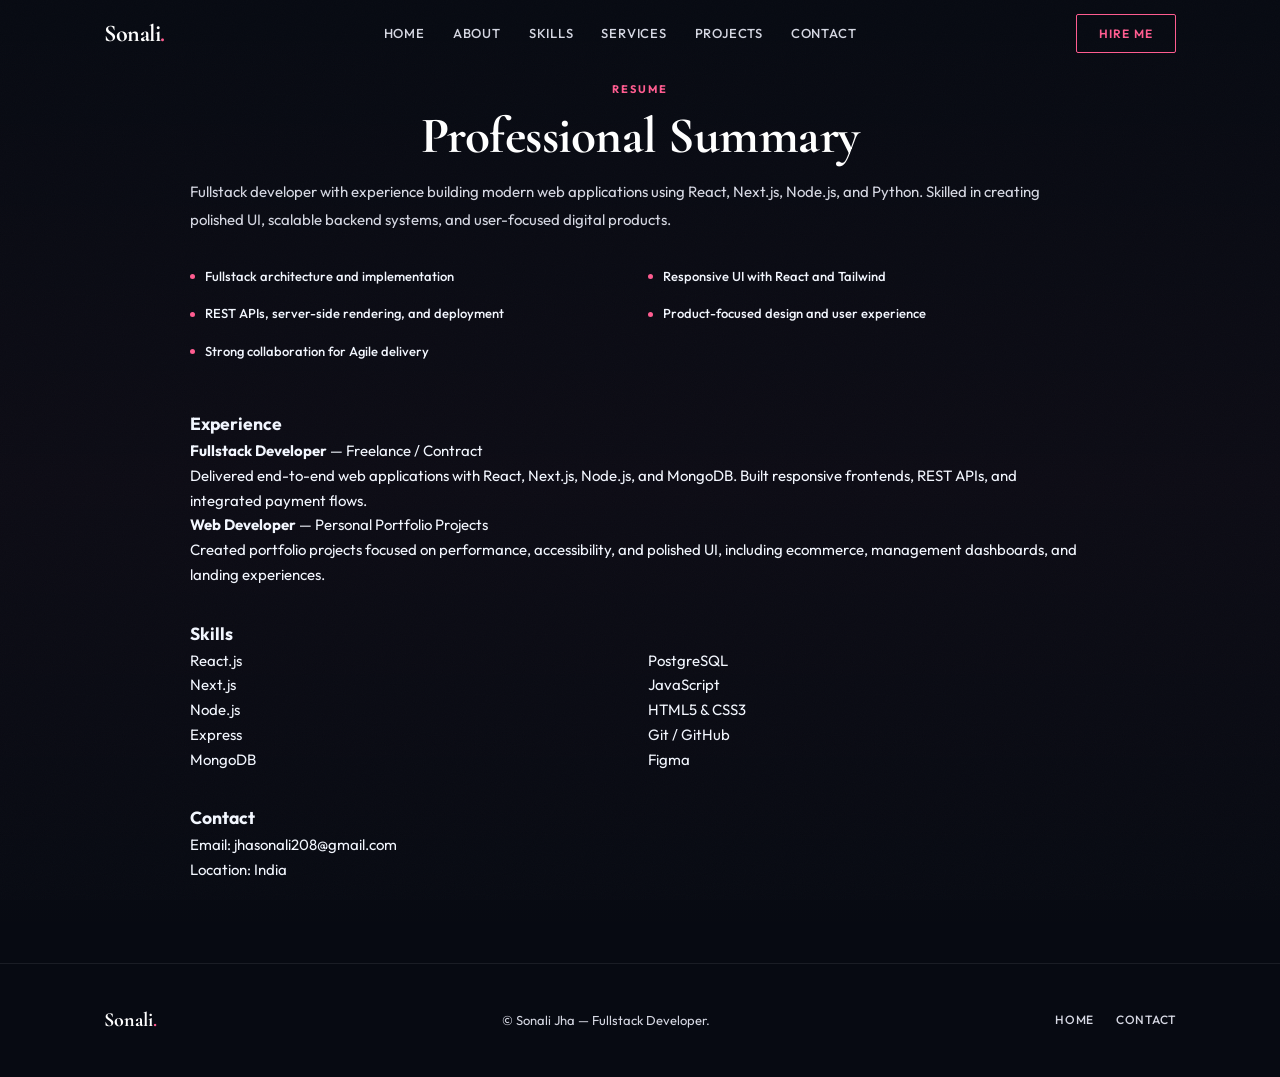
<file: resume.html>
<!doctype html>
<html lang="en">
<head>
  <meta charset="utf-8" />
  <meta name="viewport" content="width=device-width,initial-scale=1" />
  <title>Sonali Jha — Resume</title>
  <link rel="preconnect" href="https://fonts.googleapis.com">
  <link href="https://fonts.googleapis.com/css2?family=Cormorant+Garamond:ital,wght@0,400;0,600;0,700;1,400&family=Outfit:wght@300;400;500;600;700&display=swap" rel="stylesheet">
  <link rel="stylesheet" href="style.css" />
</head>
<body>
  <header class="topbar" id="topbar">
    <div class="top-inner">
      <div class="logo">Sonali<span>.</span></div>
      <nav class="nav">
        <a href="index.html#home">Home</a>
        <a href="index.html#about">About</a>
        <a href="index.html#skills">Skills</a>
        <a href="index.html#services">Services</a>
        <a href="index.html#projects">Projects</a>
        <a href="index.html#contact">Contact</a>
      </nav>
      <a class="hire-btn" href="index.html#contact">Hire Me</a>
    </div>
  </header>

  <section class="about" style="padding: 80px 0;">
    <div class="wrapper">
      <div class="section-head">
        <div class="section-eyebrow center">Resume</div>
        <h2 class="section-title center">Professional Summary</h2>
      </div>

      <div class="about-content" style="max-width: 900px; margin: 0 auto;">
        <p class="about-para center">Fullstack developer with experience building modern web applications using React, Next.js, Node.js, and Python. Skilled in creating polished UI, scalable backend systems, and user-focused digital products.</p>

        <div class="about-traits" style="margin-top: 32px; display: grid; gap: 16px;">
          <div class="trait"><span class="trait-dot"></span>Fullstack architecture and implementation</div>
          <div class="trait"><span class="trait-dot"></span>Responsive UI with React and Tailwind</div>
          <div class="trait"><span class="trait-dot"></span>REST APIs, server-side rendering, and deployment</div>
          <div class="trait"><span class="trait-dot"></span>Product-focused design and user experience</div>
          <div class="trait"><span class="trait-dot"></span>Strong collaboration for Agile delivery</div>
        </div>

        <div class="resume-section" style="margin-top: 48px;">
          <h3>Experience</h3>
          <div class="resume-item">
            <strong>Fullstack Developer</strong> — Freelance / Contract
            <p>Delivered end-to-end web applications with React, Next.js, Node.js, and MongoDB. Built responsive frontends, REST APIs, and integrated payment flows.</p>
          </div>
          <div class="resume-item">
            <strong>Web Developer</strong> — Personal Portfolio Projects
            <p>Created portfolio projects focused on performance, accessibility, and polished UI, including ecommerce, management dashboards, and landing experiences.</p>
          </div>
        </div>

        <div class="resume-section" style="margin-top: 32px;">
          <h3>Skills</h3>
          <ul style="list-style: none; padding: 0; columns: 2; gap: 16px;">
            <li>React.js</li>
            <li>Next.js</li>
            <li>Node.js</li>
            <li>Express</li>
            <li>MongoDB</li>
            <li>PostgreSQL</li>
            <li>JavaScript</li>
            <li>HTML5 & CSS3</li>
            <li>Git / GitHub</li>
            <li>Figma</li>
          </ul>
        </div>

        <div class="resume-section" style="margin-top: 32px;">
          <h3>Contact</h3>
          <p>Email: <a href="mailto:jhasonali208@gmail.com">jhasonali208@gmail.com</a></p>
          <p>Location: India</p>
        </div>
      </div>
    </div>
  </section>

  <footer class="footer" style="padding: 40px 0;">
    <div class="footer-inner wrapper">
      <div class="footer-logo">Sonali<span>.</span></div>
      <p class="footer-copy">© <span id="yr"></span> Sonali Jha — Fullstack Developer.</p>
      <div class="footer-links">
        <a href="index.html#home">Home</a>
        <a href="index.html#contact">Contact</a>
      </div>
    </div>
  </footer>

  <script>document.getElementById('yr')?.textContent = new Date().getFullYear();</script>
</body>
</html>
</file>
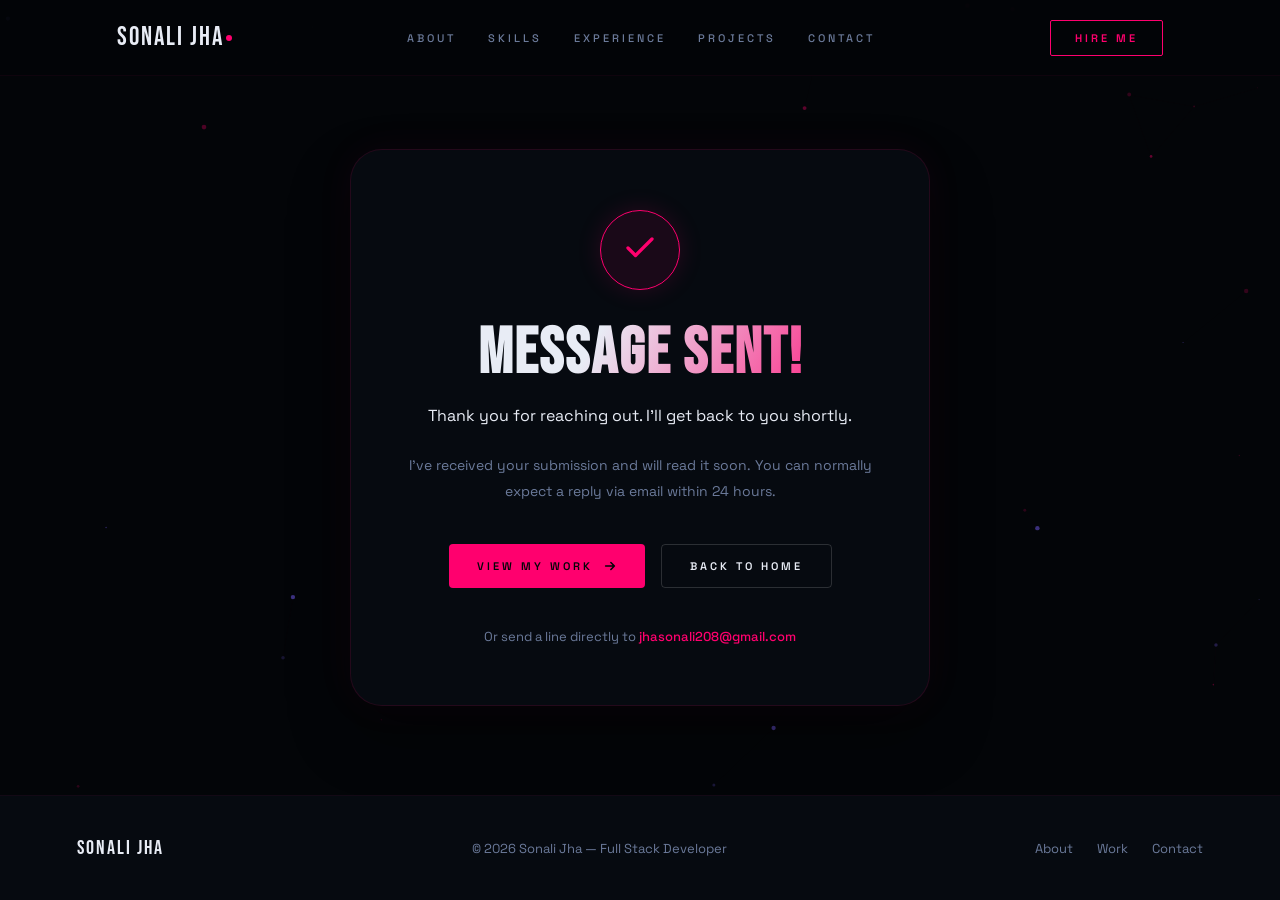
<file: thank-you.html>
<!DOCTYPE html>
<html lang="en">
<head>
  <meta charset="utf-8" />
  <meta name="viewport" content="width=device-width, initial-scale=1.0" />
  <title>Thank You — Sonali Jha</title>
  <link rel="preconnect" href="https://fonts.googleapis.com">
  <link
    href="https://fonts.googleapis.com/css2?family=Space+Grotesk:wght@300;400;500;600;700&family=Bebas+Neue&family=DM+Serif+Display:ital@0;1&display=swap"
    rel="stylesheet">
  <style>
    /* ─── RESET & TOKENS ─── */
    *,
    *::before,
    *::after {
      box-sizing: border-box;
      margin: 0;
      padding: 0;
    }

    :root {
      --bg: #030508;
      --bg2: #060a10;
      --bg3: #0a1020;
      --accent: #ff006e;
      --accent-rgb: 255, 0, 110;
      --accent2: #7b61ff;
      --accent2-rgb: 123, 97, 255;
      --text: #e8ecf5;
      --dim: #6b7a9a;
      --border: rgba(255, 0, 110, 0.12);
      --font-display: 'Bebas Neue', cursive;
      --font-serif: 'DM Serif Display', serif;
      --font-body: 'Space Grotesk', sans-serif;
    }

    html, body {
      height: 100%;
    }

    body {
      font-family: var(--font-body);
      background: var(--bg);
      color: var(--text);
      overflow-x: hidden;
      display: flex;
      flex-direction: column;
      -webkit-font-smoothing: antialiased;
    }

    a {
      text-decoration: none;
      color: inherit;
    }

    /* ─── TOPBAR NAVBAR ─── */
    .topbar {
      position: fixed;
      top: 0; left: 0; right: 0;
      z-index: 500;
      height: 76px;
      border-bottom: 1px solid rgba(255, 0, 110, 0.05);
      background: rgba(3, 5, 8, 0.85);
      backdrop-filter: blur(20px);
    }

    .top-inner {
      max-width: 1200px;
      margin: 0 auto;
      height: 100%;
      padding: 0 6vw;
      display: flex;
      align-items: center;
      justify-content: space-between;
    }

    .logo {
      font-family: var(--font-display);
      font-size: 26px;
      letter-spacing: 2px;
      color: var(--text);
      display: flex;
      align-items: center;
      gap: 2px;
    }

    .logo::after {
      content: '';
      width: 6px;
      height: 6px;
      background: var(--accent);
      border-radius: 50%;
      display: inline-block;
    }

    .nav {
      display: flex;
      gap: 32px;
    }

    .nav a {
      font-size: 11px;
      font-weight: 500;
      letter-spacing: 3px;
      text-transform: uppercase;
      color: var(--dim);
      position: relative;
      transition: color 0.3s;
    }

    .nav a::after {
      content: '';
      position: absolute;
      left: 0;
      bottom: -4px;
      width: 0;
      height: 1px;
      background: var(--accent);
      transition: width 0.3s cubic-bezier(0.16, 1, 0.3, 1);
    }

    .nav a:hover {
      color: var(--text);
    }

    .nav a:hover::after {
      width: 100%;
    }

    .hire-btn {
      font-size: 11px;
      font-weight: 600;
      letter-spacing: 3px;
      text-transform: uppercase;
      padding: 10px 24px;
      border: 1px solid var(--accent);
      color: var(--accent);
      border-radius: 2px;
      transition: background 0.2s, color 0.2s, box-shadow 0.2s;
    }

    .hire-btn:hover {
      background: var(--accent);
      color: var(--bg);
      box-shadow: 0 0 20px rgba(255, 0, 110, 0.3);
    }

    /* ─── BACKGROUND CANVAS ─── */
    .thank-you-canvas {
      position: absolute;
      inset: 0;
      z-index: 1;
      pointer-events: none;
    }

    #particleCanvasTY {
      width: 100%;
      height: 100%;
      display: block;
    }

    /* ─── THANK YOU BODY ─── */
    .thank-you-container {
      flex: 1;
      display: flex;
      align-items: center;
      justify-content: center;
      padding: 120px 6vw 60px;
      position: relative;
      z-index: 2;
    }

    .thank-you-content {
      max-width: 580px;
      width: 100%;
      text-align: center;
      background: var(--bg2);
      border: 1px solid var(--border);
      border-radius: 32px;
      padding: 60px 40px;
      box-shadow: 0 30px 60px rgba(0, 0, 0, 0.4), 0 0 40px rgba(255, 0, 110, 0.05);
      position: relative;
    }

    .ty-icon-container {
      width: 80px;
      height: 80px;
      background: rgba(255, 0, 110, 0.08);
      border: 1px solid var(--accent);
      border-radius: 50%;
      color: var(--accent);
      display: flex;
      align-items: center;
      justify-content: center;
      margin: 0 auto 32px;
      box-shadow: 0 0 25px rgba(255, 0, 110, 0.15);
      animation: scaleUp 0.6s cubic-bezier(0.16, 1, 0.3, 1) both;
    }

    .ty-icon svg {
      width: 36px;
      height: 36px;
    }

    .ty-title {
      font-family: var(--font-display);
      font-size: clamp(40px, 6vw, 64px);
      letter-spacing: 2px;
      line-height: 1;
      margin-bottom: 16px;
      background: linear-gradient(120deg, var(--text) 40%, var(--accent) 100%);
      -webkit-background-clip: text;
      -webkit-text-fill-color: transparent;
      animation: fadeInUp 0.8s cubic-bezier(0.16, 1, 0.3, 1) 0.1s both;
    }

    .ty-subtitle {
      font-size: 16px;
      line-height: 1.7;
      color: var(--text);
      margin-bottom: 24px;
      animation: fadeInUp 0.8s cubic-bezier(0.16, 1, 0.3, 1) 0.2s both;
    }

    .ty-text {
      font-size: 14px;
      line-height: 1.8;
      color: var(--dim);
      margin-bottom: 16px;
      animation: fadeInUp 0.8s cubic-bezier(0.16, 1, 0.3, 1) 0.3s both;
    }

    .ty-ctas {
      display: flex;
      justify-content: center;
      gap: 16px;
      margin-top: 40px;
      animation: fadeInUp 0.8s cubic-bezier(0.16, 1, 0.3, 1) 0.4s both;
    }

    .btn-gold {
      display: inline-flex;
      align-items: center;
      gap: 10px;
      font-size: 11px;
      font-weight: 600;
      letter-spacing: 3px;
      text-transform: uppercase;
      padding: 14px 28px;
      background: var(--accent);
      color: var(--bg);
      border: none;
      border-radius: 4px;
      cursor: pointer;
      transition: background 0.2s, box-shadow 0.2s, transform 0.2s;
    }

    .btn-gold:hover {
      background: #e0005a;
      box-shadow: 0 0 25px rgba(255, 0, 110, 0.4);
      transform: translateY(-2px);
    }

    .btn-ghost {
      display: inline-flex;
      align-items: center;
      gap: 10px;
      font-size: 11px;
      font-weight: 600;
      letter-spacing: 3px;
      text-transform: uppercase;
      padding: 14px 28px;
      background: transparent;
      color: var(--text);
      border: 1px solid rgba(255, 255, 255, 0.15);
      border-radius: 4px;
      cursor: pointer;
      transition: border-color 0.2s, background 0.2s, transform 0.2s;
    }

    .btn-ghost:hover {
      border-color: var(--accent);
      background: rgba(255, 0, 110, 0.05);
      color: var(--accent);
      transform: translateY(-2px);
    }

    .ty-footer-msg {
      margin-top: 40px;
      font-size: 13px;
      color: var(--dim);
      animation: fadeInUp 0.8s cubic-bezier(0.16, 1, 0.3, 1) 0.5s both;
    }

    .ty-email-link {
      color: var(--accent);
      font-weight: 500;
      transition: text-decoration 0.2s;
    }

    .ty-email-link:hover {
      text-decoration: underline;
    }

    /* ─── FOOTER ─── */
    footer {
      border-top: 1px solid rgba(255, 0, 110, 0.05);
      padding: 40px 6vw;
      background: var(--bg2);
      z-index: 2;
    }

    .footer-inner {
      max-width: 1200px;
      margin: 0 auto;
      display: flex;
      justify-content: space-between;
      align-items: center;
    }

    .footer-logo {
      font-family: var(--font-display);
      font-size: 20px;
      letter-spacing: 2px;
      color: var(--text);
    }

    .footer-copy {
      font-size: 13px;
      color: var(--dim);
    }

    .footer-links {
      display: flex;
      gap: 24px;
    }

    .footer-links a {
      font-size: 13px;
      color: var(--dim);
      transition: color 0.2s;
    }

    .footer-links a:hover {
      color: var(--accent);
    }

    /* ─── ANIMATIONS ─── */
    @keyframes scaleUp {
      from {
        opacity: 0;
        transform: scale(0.6);
      }
      to {
        opacity: 1;
        transform: scale(1);
      }
    }

    @keyframes fadeInUp {
      from {
        opacity: 0;
        transform: translateY(30px);
      }
      to {
        opacity: 1;
        transform: translateY(0);
      }
    }

    @media (max-width: 768px) {
      .top-inner {
        padding: 0 5vw;
      }
      .nav, .hire-btn {
        display: none;
      }
      .thank-you-container {
        padding-top: 100px;
      }
      .thank-you-content {
        padding: 40px 24px;
        border-radius: 24px;
      }
      .ty-ctas {
        flex-direction: column;
        gap: 12px;
      }
      .btn-gold, .btn-ghost {
        width: 100%;
        justify-content: center;
      }
      .footer-inner {
        flex-direction: column;
        gap: 20px;
        text-align: center;
      }
      .footer-links {
        justify-content: center;
      }
    }
  </style>
</head>
<body>

  <!-- Background Lines / Particles -->
  <div class="thank-you-canvas">
    <canvas id="particleCanvasTY"></canvas>
  </div>

  <!-- Topbar -->
  <header class="topbar">
    <div class="top-inner">
      <div class="logo">SONALI JHA</div>
      <nav class="nav">
        <a href="index.html#about">About</a>
        <a href="index.html#skills">Skills</a>
        <a href="index.html#experience">Experience</a>
        <a href="index.html#projects">Projects</a>
        <a href="index.html#contact">Contact</a>
      </nav>
      <a class="hire-btn" href="index.html#contact">Hire Me</a>
    </div>
  </header>

  <!-- Thank You Container -->
  <main class="thank-you-container">
    <div class="thank-you-content">
      
      <!-- Success Icon -->
      <div class="ty-icon-container">
        <div class="ty-icon">
          <svg viewBox="0 0 24 24" fill="none" stroke="currentColor" stroke-width="2.2" stroke-linecap="round" stroke-linejoin="round">
            <polyline points="20 6 9 17 4 12"></polyline>
          </svg>
        </div>
      </div>

      <!-- Message -->
      <h1 class="ty-title">Message Sent!</h1>
      <p class="ty-subtitle">Thank you for reaching out. I'll get back to you shortly.</p>
      
      <p class="ty-text">I've received your submission and will read it soon. You can normally expect a reply via email within 24 hours.</p>

      <!-- CTAs -->
      <div class="ty-ctas">
        <a class="btn-gold" href="index.html#projects">
          <span>View My Work</span>
          <svg width="14" height="14" viewBox="0 0 16 16" fill="none">
            <path d="M3 8h10M9 4l4 4-4 4" stroke="currentColor" stroke-width="1.8" stroke-linecap="round" stroke-linejoin="round"/>
          </svg>
        </a>
        <a class="btn-ghost" href="index.html">
          <span>Back to Home</span>
        </a>
      </div>

      <!-- Additional contact info -->
      <div class="ty-footer-msg">
        <p>Or send a line directly to <a href="mailto:jhasonali208@gmail.com" class="ty-email-link">jhasonali208@gmail.com</a></p>
      </div>

    </div>
  </main>

  <!-- Footer -->
  <footer>
    <div class="footer-inner">
      <div class="footer-logo">SONALI JHA</div>
      <p class="footer-copy">© <span id="yr"></span> Sonali Jha — Full Stack Developer</p>
      <div class="footer-links">
        <a href="index.html#about">About</a>
        <a href="index.html#projects">Work</a>
        <a href="index.html#contact">Contact</a>
      </div>
    </div>
  </footer>

  <script>
    // Set Year
    document.getElementById('yr').textContent = new Date().getFullYear();

    // Responsive Canvas Particles (Pink/Purple)
    (function () {
      const canvas = document.getElementById('particleCanvasTY');
      if (!canvas) return;
      const ctx = canvas.getContext('2d');

      let W, H, particles = [];
      const COUNT = 35;

      const PINK = 'rgba(255, 0, 110, ';
      const PURPLE = 'rgba(123, 97, 255, ';

      function resize() {
        W = canvas.width = window.innerWidth;
        H = canvas.height = window.innerHeight;
      }
      resize();
      window.addEventListener('resize', resize);

      class Particle {
        constructor() {
          this.reset(true);
        }
        reset(init) {
          this.x = Math.random() * W;
          this.y = init ? Math.random() * H : H + 10;
          this.vy = -(Math.random() * 0.4 + 0.15);
          this.vx = (Math.random() - 0.5) * 0.25;
          this.size = Math.random() * 2 + 0.5;
          this.alpha = Math.random() * 0.4 + 0.1;
          this.color = Math.random() < 0.5 ? PINK : PURPLE;
        }
        update() {
          this.x += this.vx;
          this.y += this.vy;
          if (this.y < -10 || this.x < -10 || this.x > W + 10) {
            this.reset(false);
          }
        }
        draw() {
          ctx.beginPath();
          ctx.arc(this.x, this.y, this.size, 0, Math.PI * 2);
          ctx.fillStyle = this.color + this.alpha + ')';
          ctx.fill();
        }
      }

      for (let i = 0; i < COUNT; i++) {
        particles.push(new Particle());
      }

      function drawLines() {
        for (let i = 0; i < particles.length; i++) {
          for (let j = i + 1; j < particles.length; j++) {
            const p1 = particles[i];
            const p2 = particles[j];
            const dx = p1.x - p2.x;
            const dy = p1.y - p2.y;
            const dist = Math.sqrt(dx * dx + dy * dy);
            if (dist < 120) {
              const op = (1 - dist / 120) * 0.05;
              ctx.beginPath();
              ctx.moveTo(p1.x, p1.y);
              ctx.lineTo(p2.x, p2.y);
              ctx.strokeStyle = `rgba(255, 0, 110, ${op})`;
              ctx.lineWidth = 0.5;
              ctx.stroke();
            }
          }
        }
      }

      function animate() {
        ctx.clearRect(0, 0, W, H);
        drawLines();
        particles.forEach(p => {
          p.update();
          p.draw();
        });
        requestAnimationFrame(animate);
      }
      animate();
    })();
  </script>
</body>
</html>
</file>
<file: style.css>
/* ════════════════════════════════════════════════════════
   SONALI JHA — PORTFOLIO STYLESHEET
   Theme: Deep Navy Midnight · Gold Luxury
   Fonts: Cormorant Garamond (display) + Outfit (body)
════════════════════════════════════════════════════════ */

/* ── TOKENS ───────────────────────────────────────────── */
:root {
  --navy:       #070a12;
  --navy-2:     #0b111c;
  --navy-3:     #101827;
  --navy-4:     #151d2f;
  --gold:       #ff5c90;
  --gold-lt:    #ff8cba;
  --gold-dk:    #c33670;
  --silver:     #d6d8e3;
  --text:       #f3f7ff;
  --heading:    #ffffff;
  --border:     rgba(255,92,144,.14);
  --border-dim: rgba(255,255,255,.08);
  --r-sm:       8px;
  --r:          14px;
  --r-lg:       22px;
  --maxw:       1200px;
}

/* ── RESET ────────────────────────────────────────────── */
*, *::before, *::after { box-sizing: border-box; margin: 0; padding: 0; }
html, body { scroll-behavior: smooth; }
body {
  font-family: 'Outfit', sans-serif;
  font-weight: 400;
  font-size: 15px;
  line-height: 1.65;
  background: var(--navy);
  color: var(--text);
  overflow-x: hidden;
  cursor: none;
  -webkit-font-smoothing: antialiased;
}
a { text-decoration: none; color: inherit; }
img { display: block; }
ul { list-style: none; }

/* ── NOISE TEXTURE ────────────────────────────────────── */
body::after {
  content: '';
  position: fixed;
  inset: 0;
  pointer-events: none;
  z-index: 999;
  background-image: url("data:image/svg+xml,%3Csvg xmlns='http://www.w3.org/2000/svg' width='200' height='200'%3E%3Cfilter id='n'%3E%3CfeTurbulence type='fractalNoise' baseFrequency='0.9' numOctaves='4'/%3E%3C/filter%3E%3Crect width='200' height='200' filter='url(%23n)' opacity='0.018'/%3E%3C/svg%3E");
}

/* ── CURSOR ───────────────────────────────────────────── */
.cursor-dot {
  width: 8px;
  height: 8px;
  background: var(--gold);
  border-radius: 50%;
  position: fixed;
  pointer-events: none;
  z-index: 10000;
  transform: translate(-50%, -50%);
  transition: transform .06s ease, width .2s, height .2s, background .2s;
  box-shadow: 0 0 10px rgba(255,92,144,.6);
}
.cursor-outline {
  width: 34px;
  height: 34px;
  border: 1.5px solid rgba(255,92,144,.45);
  border-radius: 50%;
  position: fixed;
  pointer-events: none;
  z-index: 9999;
  transform: translate(-50%, -50%);
  transition: width .25s ease, height .25s ease, border-color .25s;
}
/* diamond shape on hover */
body.cursor-hover .cursor-dot {
  width: 10px;
  height: 10px;
  border-radius: 2px;
  transform: translate(-50%, -50%) rotate(45deg);
  background: var(--gold-lt);
}
body.cursor-hover .cursor-outline {
  width: 48px;
  height: 48px;
  border-color: rgba(255,92,144,.6);
  border-radius: 4px;
  transform: translate(-50%, -50%) rotate(45deg);
}

/* ── SCROLLBAR ────────────────────────────────────────── */
::-webkit-scrollbar { width: 4px; }
::-webkit-scrollbar-track { background: var(--navy-2); }
::-webkit-scrollbar-thumb { background: var(--gold-dk); border-radius: 4px; }

/* ── TOPBAR ───────────────────────────────────────────── */
.topbar {
  position: fixed;
  top: 0; left: 0; right: 0;
  z-index: 500;
  height: 68px;
  transition: background .4s, border-color .4s, backdrop-filter .4s;
  border-bottom: 1px solid transparent;
}
.topbar.scrolled {
  background: rgba(8,14,26,.88);
  backdrop-filter: blur(20px);
  border-color: var(--border);
}
.top-inner {
  max-width: var(--maxw);
  margin: 0 auto;
  height: 100%;
  padding: 0 5vw;
  display: flex;
  align-items: center;
  justify-content: space-between;
}
.logo {
  font-family: 'Cormorant Garamond', serif;
  font-size: 24px;
  font-weight: 700;
  color: var(--heading);
  letter-spacing: -.5px;
}
.logo span { color: var(--gold); }

.nav { display: flex; gap: 28px; }
.nav a {
  font-size: 13px;
  font-weight: 500;
  letter-spacing: .06em;
  text-transform: uppercase;
  color: var(--silver);
  position: relative;
  transition: color .25s;
}
.nav a::after {
  content: '';
  position: absolute;
  left: 0; bottom: -4px;
  width: 0; height: 1px;
  background: var(--gold);
  transition: width .3s ease;
}
.nav a:hover { color: var(--gold-lt); }
.nav a:hover::after { width: 100%; }

.hire-btn {
  font-size: 12px;
  font-weight: 600;
  letter-spacing: .1em;
  text-transform: uppercase;
  padding: 9px 22px;
  border-radius: 2px;
  border: 1px solid var(--gold);
  color: var(--gold);
  transition: background .25s, color .25s, box-shadow .25s;
}
.hire-btn:hover {
  background: var(--gold);
  color: var(--navy);
  box-shadow: 0 0 24px rgba(255,92,144,.3);
}

/* ── BUTTONS ──────────────────────────────────────────── */
.btn-gold {
  display: inline-flex;
  align-items: center;
  gap: 8px;
  background: var(--gold);
  color: var(--navy);
  font-size: 13px;
  font-weight: 700;
  letter-spacing: .08em;
  text-transform: uppercase;
  padding: 13px 28px;
  border-radius: 2px;
  transition: background .25s, transform .25s, box-shadow .25s;
  border: 1px solid var(--gold);
}
.btn-gold:hover {
  background: var(--gold-lt);
  transform: translateY(-2px);
  box-shadow: 0 12px 36px rgba(255,92,144,.22);
}
.btn-ghost {
  display: inline-flex;
  align-items: center;
  gap: 8px;
  background: transparent;
  color: var(--silver);
  font-size: 13px;
  font-weight: 600;
  letter-spacing: .08em;
  text-transform: uppercase;
  padding: 12px 24px;
  border-radius: 2px;
  border: 1px solid var(--border-dim);
  transition: border-color .25s, color .25s, transform .25s;
  margin-left: 10px;
}
.btn-ghost:hover {
  border-color: var(--gold);
  color: var(--gold);
  transform: translateY(-2px);
}

/* ── SECTION SHARED ───────────────────────────────────── */
.wrapper {
  max-width: var(--maxw);
  margin: 0 auto;
  padding: 0 5vw;
}
.section-eyebrow {
  display: inline-flex;
  align-items: center;
  gap: 10px;
  font-size: 11px;
  font-weight: 700;
  letter-spacing: .18em;
  text-transform: uppercase;
  color: var(--gold);
  margin-bottom: 10px;
}
.section-eyebrow::before {
  content: '';
  display: block;
  width: 24px;
  height: 1px;
  background: var(--gold);
}
.section-eyebrow.center { display: flex; justify-content: center; }
.section-eyebrow.center::before { display: none; }

.section-title {
  font-family: 'Cormorant Garamond', serif;
  font-size: clamp(32px, 4vw, 52px);
  font-weight: 700;
  color: var(--heading);
  line-height: 1.1;
  letter-spacing: -.5px;
  margin-bottom: 14px;
}
.section-title em { color: var(--gold); font-style: italic; }
.section-title.center { text-align: center; }
.section-sub {
  font-size: 15px;
  color: var(--silver);
  max-width: 520px;
  line-height: 1.8;
  margin-bottom: 52px;
}
.section-sub.center { text-align: center; margin-left: auto; margin-right: auto; }
.section-head { margin-bottom: 0; }
section[id] {
  scroll-margin-top: 92px;
}

/* divider line */
.section-divider {
  width: 100%;
  height: 1px;
  background: linear-gradient(90deg, transparent, var(--border), transparent);
  margin: 0;
}

/* ── SCROLL REVEAL ────────────────────────────────────── */
.reveal {
  opacity: 0;
  transform: translateY(32px);
  transition: opacity .75s cubic-bezier(.4,0,.2,1), transform .75s cubic-bezier(.4,0,.2,1);
}
.reveal.visible { opacity: 1; transform: translateY(0); }
.delay-1 { transition-delay: .12s; }
.delay-2 { transition-delay: .22s; }
.delay-3 { transition-delay: .32s; }
.delay-4 { transition-delay: .42s; }

/* ═══════════════════════════════════════════════════════
   HERO
═══════════════════════════════════════════════════════ */
.hero {
  position: relative;
  min-height: 100svh;
  display: flex;
  align-items: center;
  padding: 90px 5vw 60px;
  overflow: hidden;
}
.hero-canvas {
  position: absolute;
  inset: 0;
  z-index: 0;
}
#particleCanvas {
  width: 100%;
  height: 100%;
}

/* large watermark text */
.hero-bg-text {
  position: absolute;
  right: -2%;
  top: 50%;
  transform: translateY(-50%);
  font-family: 'Cormorant Garamond', serif;
  font-size: clamp(80px, 14vw, 200px);
  font-weight: 700;
  color: rgba(255,92,144,.01);
  letter-spacing: .1em;
  pointer-events: none;
  user-select: none;
  z-index: 0;
  white-space: nowrap;
}

.hero-inner {
  position: relative;
  z-index: 2;
  display: grid;
  grid-template-columns: 1fr 440px;
  gap: 60px;
  align-items: center;
  max-width: var(--maxw);
  width: 100%;
  margin: 0 auto;
}

/* status pill */
.status-pill {
  display: inline-flex;
  align-items: center;
  gap: 8px;
  background: rgba(255,92,144,.06);
  border: 1px solid rgba(255,92,144,.16);
  padding: 6px 16px;
  border-radius: 2px;
  font-size: 12px;
  font-weight: 600;
  letter-spacing: .06em;
  text-transform: uppercase;
  color: var(--gold-lt);
  margin-bottom: 22px;
  opacity: 0;
  animation: fadeUp .7s .1s forwards;
}
.status-dot {
  width: 7px;
  height: 7px;
  border-radius: 50%;
  background: #4cff91;
  box-shadow: 0 0 8px rgba(76,255,145,.7);
}

.hero-heading {
  font-family: 'Cormorant Garamond', serif;
  font-size: clamp(44px, 7vw, 88px);
  font-weight: 700;
  line-height: 1.0;
  letter-spacing: -1.5px;
  color: var(--heading);
  margin-bottom: 14px;
}
.hero-heading .gold { color: var(--gold); }

/* line reveal animation */
.line-reveal {
  display: block;
  overflow: hidden;
}
.line-reveal span {
  display: block;
  opacity: 0;
  transform: translateY(100%);
  animation: lineUp .6s cubic-bezier(.4,0,.2,1) forwards;
}
.line-reveal { animation-delay: .2s; }
.line-reveal.delay-1 span { animation-delay: .4s; }
@keyframes lineUp { to { opacity: 1; transform: translateY(0); } }

.hero-role-wrap {
  display: flex;
  align-items: center;
  gap: 14px;
  margin-bottom: 18px;
  opacity: 0;
  animation: fadeUp .7s .4s forwards;
}
.role-line {
  display: block;
  width: 36px;
  height: 2px;
  background: var(--gold);
  flex-shrink: 0;
  opacity: 0.7;
}
.hero-role {
  font-size: clamp(14px, 1.8vw, 18px);
  font-weight: 500;
  letter-spacing: .12em;
  text-transform: uppercase;
  color: var(--silver);
}

.hero-desc {
  font-size: 15px;
  line-height: 1.8;
  color: var(--silver);
  max-width: 480px;
  margin-bottom: 32px;
  opacity: 0;
  animation: fadeUp .7s .5s forwards;
}

.hero-ctas {
  display: flex;
  align-items: center;
  flex-wrap: wrap;
  gap: 4px;
  margin-bottom: 44px;
  opacity: 0;
  animation: fadeUp .7s .6s forwards;
}

.hero-numbers {
  display: flex;
  align-items: center;
  gap: 28px;
  opacity: 0;
  animation: fadeUp .7s .7s forwards;
}

.num {
  font-family: 'Cormorant Garamond', serif;
  font-size: 36px;
  font-weight: 700;
  color: var(--heading);
  line-height: 1;
}
.num em { color: var(--gold); font-style: normal; font-size: .7em; }
.num-label {
  font-size: 11px;
  letter-spacing: .08em;
  text-transform: uppercase;
  color: var(--silver);
  margin-top: 4px;
}
.num-divider {
  width: 1px;
  height: 36px;
  background: var(--border);
}

@keyframes fadeUp {
  from { opacity: 0; transform: translateY(18px); }
  to   { opacity: 1; transform: translateY(0); }
}

/* ── AVATAR SCENE ─────────────────────────────────────── */
.hero-right {
  display: flex;
  justify-content: center;
  align-items: center;
  opacity: 0;
  animation: scaleIn .8s .25s cubic-bezier(.4,0,.2,1) forwards;
}
@keyframes scaleIn {
  from { opacity: 0; transform: scale(.85); }
  to   { opacity: 1; transform: scale(1); }
}

.avatar-scene {
  position: relative;
  width: 340px;
  height: 340px;
  display: flex;
  justify-content: center;
  align-items: center;
}
.avatar-glow {
  position: absolute;
  inset: -20px;
  border-radius: 50%;
  background: radial-gradient(circle, rgba(255,92,144,.05) 0%, transparent 50%);
}

.avatar-border-spin {
  position: absolute;
  inset: -4px;
}

.avatar-frame {
  width: 290px;
  height: 290px;
  border-radius: 50%;
  overflow: hidden;
  border: 2px solid rgba(255,92,144,.25);
  box-shadow:
    0 0 0 8px rgba(255,92,144,.05),
    0 30px 70px rgba(0,0,0,.7),
    inset 0 0 40px rgba(0,0,0,.4);
  position: relative;
  z-index: 1;
}
.avatar-frame img {
  width: 100%;
  height: 100%;
  object-fit: cover;
  filter: brightness(.92) contrast(1.1) saturate(1.15);
}

/* floating chips */
.float-chip {
  display: none;
}

/* scroll cue */
.scroll-cue {
  position: absolute;
  bottom: 32px;
  left: 50%;
  transform: translateX(-50%);
  z-index: 2;
  opacity: 0;
  animation: fadeUp .7s 1.6s forwards;
}
.scroll-cue-inner {
  display: flex;
  flex-direction: column;
  align-items: center;
  gap: 8px;
  font-size: 10px;
  letter-spacing: .14em;
  text-transform: uppercase;
  color: var(--silver);
  opacity: .6;
}
.mouse-icon {
  width: 22px;
  height: 34px;
  border: 1.5px solid rgba(255,92,144,.4);
  border-radius: 11px;
  display: flex;
  justify-content: center;
  padding-top: 6px;
}
.mouse-wheel {
  width: 3px;
  height: 6px;
  background: var(--gold);
  border-radius: 2px;
  animation: wheelScroll 2s ease-in-out infinite;
}
@keyframes wheelScroll {
  0%   { transform: translateY(0); opacity: 1; }
  60%  { transform: translateY(10px); opacity: 0; }
  61%  { transform: translateY(0); opacity: 0; }
  100% { opacity: 1; }
}

/* ═══════════════════════════════════════════════════════
   ABOUT
═══════════════════════════════════════════════════════ */
.about {
  padding: 100px 0;
  background: linear-gradient(180deg, transparent, rgba(255,92,144,.025), transparent);
}
.about-grid {
  display: grid;
  grid-template-columns: 1fr 1fr;
  gap: 72px;
  align-items: center;
}

/* image */
.about-img-outer {
  position: relative;
}
.about-img-inner {
  border-radius: var(--r);
  overflow: hidden;
  aspect-ratio: 4/5;
  border: 1px solid var(--border);
  box-shadow: 0 40px 80px rgba(0,0,0,.55);
  position: relative;
}
.about-img-inner img {
  width: 100%;
  height: 100%;
  object-fit: cover;
  filter: grayscale(10%) brightness(.92) contrast(1.08) saturate(1.2);
  transition: filter .5s;
}
.about-img-inner:hover img { filter: grayscale(0) brightness(.98) contrast(1.1) saturate(1.25); }
.img-shine {
  position: absolute;
  inset: 0;
  background: linear-gradient(135deg, rgba(255,92,144,.07) 0%, transparent 50%, rgba(0,0,0,.35) 100%);
  pointer-events: none;
}

.about-badge-card {
  position: absolute;
  bottom: -22px;
  right: -22px;
  background: var(--navy-3);
  border: 1px solid var(--border);
  border-radius: var(--r-sm);
  padding: 18px 22px;
  box-shadow: 0 20px 40px rgba(0,0,0,.5);
  z-index: 2;
}
.badge-num {
  font-family: 'Cormorant Garamond', serif;
  font-size: 38px;
  font-weight: 700;
  color: var(--gold);
  line-height: 1;
}
.badge-num span { font-size: .6em; color: var(--gold-dk); }
.badge-txt {
  font-size: 12px;
  color: var(--silver);
  margin-top: 4px;
  white-space: nowrap;
}

.about-deco-ring {
  position: absolute;
  top: -20px;
  left: -20px;
  width: 120px;
  height: 120px;
  border-radius: 50%;
  border: 1px solid rgba(255,92,144,.15);
  z-index: 0;
}

/* text */
.about-para {
  font-size: 15px;
  line-height: 1.85;
  color: var(--silver);
  margin-bottom: 16px;
}
.about-traits {
  display: grid;
  grid-template-columns: 1fr 1fr;
  gap: 10px;
  margin: 24px 0 32px;
}
.trait {
  display: flex;
  align-items: center;
  gap: 10px;
  font-size: 13px;
  font-weight: 500;
  color: var(--text);
}
.trait-dot {
  width: 5px;
  height: 5px;
  border-radius: 50%;
  background: var(--gold);
  flex-shrink: 0;
}
.about-ctas { display: flex; align-items: center; }

/* ═══════════════════════════════════════════════════════
   SKILLS
═══════════════════════════════════════════════════════ */
.skills {
  padding: 100px 0;
}
.skills-tabs {
  display: flex;
  gap: 0;
  border-bottom: 1px solid var(--border-dim);
  margin-bottom: 40px;
}
.stab {
  background: none;
  border: none;
  border-bottom: 2px solid transparent;
  cursor: pointer;
  font-family: 'Outfit', sans-serif;
  font-size: 13px;
  font-weight: 600;
  letter-spacing: .08em;
  text-transform: uppercase;
  color: var(--silver);
  padding: 11px 24px;
  margin-bottom: -1px;
  transition: color .25s, border-color .25s;
}
.stab.active { color: var(--gold); border-bottom-color: var(--gold); }
.stab:hover:not(.active) { color: var(--text); }

.spanel { display: none; }
.spanel.active { display: block; }

.skills-grid {
  display: grid;
  grid-template-columns: repeat(auto-fill, minmax(230px, 1fr));
  gap: 14px;
}
.sk-card {
  background: var(--navy-2);
  border: 1px solid var(--border-dim);
  border-radius: var(--r-sm);
  padding: 18px 20px;
  transition: border-color .3s, transform .3s, box-shadow .3s;
}
.sk-card:hover {
  border-color: rgba(255,92,144,.22);
  transform: translateY(-3px);
  box-shadow: 0 12px 32px rgba(255,92,144,.06);
}
.sk-top {
  display: flex;
  align-items: center;
  gap: 8px;
  margin-bottom: 12px;
}
.sk-emoji { font-size: 17px; }
.sk-name { font-size: 13px; font-weight: 600; color: var(--heading); flex: 1; }
.sk-lvl  { font-size: 11px; color: var(--gold-dk); font-weight: 600; }
.sk-bar  {
  height: 2px;
  background: rgba(255,255,255,.06);
  border-radius: 99px;
  overflow: hidden;
}
.sk-fill {
  height: 100%;
  border-radius: 99px;
  background: linear-gradient(90deg, var(--gold-dk), var(--gold), var(--gold-lt));
  transform: scaleX(0);
  transform-origin: left;
  transition: transform 1.1s cubic-bezier(.4,0,.2,1) .1s;
}

/* ═══════════════════════════════════════════════════════
   SERVICES
═══════════════════════════════════════════════════════ */
.services {
  padding: 100px 0;
  background: linear-gradient(180deg, transparent, rgba(255,92,144,.02), transparent);
}
.srv-grid {
  display: grid;
  grid-template-columns: repeat(3, 1fr);
  gap: 20px;
}
.srv-card {
  background: var(--navy-2);
  border: 1px solid var(--border-dim);
  border-radius: var(--r);
  padding: 32px 28px;
  position: relative;
  overflow: hidden;
  transition: border-color .35s, transform .35s, box-shadow .35s;
}
.srv-card::before {
  content: '';
  position: absolute;
  bottom: 0; left: 0; right: 0;
  height: 2px;
  background: linear-gradient(90deg, transparent, var(--gold), transparent);
  transform: scaleX(0);
  transition: transform .4s ease;
}
.srv-card:hover::before { transform: scaleX(1); }
.srv-card:hover {
  border-color: rgba(255,92,144,.2);
  transform: translateY(-6px);
  box-shadow: 0 24px 60px rgba(0,0,0,.4);
}

/* ═══════════════════════════════════════════════════════
   EXPERIENCE
═══════════════════════════════════════════════════════ */
.experience {
  padding: 100px 0;
}
.timeline-grid {
  display: grid;
  grid-template-columns: repeat(3, minmax(240px, 1fr));
  gap: 22px;
}
.timeline-item {
  background: linear-gradient(180deg, rgba(255,255,255,.04), rgba(255,255,255,.02));
  border: 1px solid var(--border-dim);
  border-radius: var(--r);
  padding: 30px 28px;
  position: relative;
  overflow: hidden;
  transition: transform .3s, box-shadow .3s;
}
.timeline-item::before {
  content: '';
  position: absolute;
  left: 0;
  top: 0;
  bottom: 0;
  width: 5px;
  background: linear-gradient(180deg, var(--gold), var(--gold-lt));
  border-radius: 0 4px 4px 0;
}
.timeline-item:hover {
  transform: translateY(-4px);
  box-shadow: 0 24px 60px rgba(0,0,0,.25);
}
.ti-meta {
  font-size: 12px;
  letter-spacing: .16em;
  color: var(--silver);
  text-transform: uppercase;
  margin-bottom: 16px;
}
.ti-title {
  font-family: 'Cormorant Garamond', serif;
  font-size: 22px;
  color: var(--heading);
  margin-bottom: 14px;
  line-height: 1.2;
}
.ti-desc {
  font-size: 15px;
  color: var(--silver);
  line-height: 1.8;
}

/* ═══════════════════════════════════════════════════════
   TESTIMONIALS
═══════════════════════════════════════════════════════ */
.testimonials {
  padding: 100px 0;
  background: linear-gradient(180deg, transparent, rgba(255,92,144,.04));
}
.testimonial-grid {
  display: grid;
  grid-template-columns: repeat(3, minmax(240px, 1fr));
  gap: 24px;
}
.testi-card {
  background: rgba(255,255,255,.03);
  border: 1px solid var(--border-dim);
  border-radius: var(--r);
  padding: 32px;
  transition: transform .3s, box-shadow .3s, border-color .3s;
}
.testi-card:hover {
  transform: translateY(-4px);
  box-shadow: 0 24px 70px rgba(0,0,0,.26);
  border-color: rgba(255,92,144,.25);
}
.testi-rating {
  font-size: 14px;
  color: var(--gold);
  margin-bottom: 18px;
}
.testi-quote {
  font-size: 15px;
  color: var(--silver);
  line-height: 1.9;
  margin-bottom: 24px;
}
.testi-person {
  display: flex;
  align-items: center;
  gap: 14px;
}
.testi-avatar {
  width: 44px;
  height: 44px;
  border-radius: 50%;
  background: rgba(255,92,144,.15);
  display: grid;
  place-items: center;
  font-size: 16px;
  color: var(--gold);
}
.testi-name {
  font-weight: 700;
  color: var(--heading);
  margin-bottom: 4px;
}
.testi-role {
  font-size: 13px;
  color: var(--silver);
}

.srv-number {
  font-family: 'Cormorant Garamond', serif;
  font-size: 56px;
  font-weight: 700;
  color: rgba(255,92,144,.08);
  line-height: 1;
  position: absolute;
  top: 16px;
  right: 22px;
  user-select: none;
}
.srv-icon {
  font-size: 28px;
  margin-bottom: 18px;
}
.srv-title {
  font-family: 'Cormorant Garamond', serif;
  font-size: 22px;
  font-weight: 700;
  color: var(--heading);
  margin-bottom: 10px;
}
.srv-desc {
  font-size: 14px;
  color: var(--silver);
  line-height: 1.75;
  margin-bottom: 20px;
}
.srv-tags {
  display: flex;
  flex-wrap: wrap;
  gap: 6px;
  margin-bottom: 20px;
}
.srv-tags span {
  font-size: 11px;
  padding: 4px 10px;
  border-radius: 2px;
  background: rgba(255,92,144,.07);
  border: 1px solid rgba(255,92,144,.14);
  color: var(--gold-dk);
  font-weight: 500;
}
.srv-arrow {
  font-size: 18px;
  color: var(--gold);
  opacity: 0;
  transform: translateX(-6px);
  transition: opacity .3s, transform .3s;
}
.srv-card:hover .srv-arrow { opacity: 1; transform: translateX(0); }

/* ═══════════════════════════════════════════════════════
   PROJECTS
═══════════════════════════════════════════════════════ */
.projects {
  padding: 100px 0;
}
.proj-grid {
  display: grid;
  grid-template-columns: 1fr 1fr;
  gap: 24px;
}
.proj-card {
  background: var(--navy-2);
  border: 1px solid var(--border-dim);
  border-radius: var(--r);
  overflow: hidden;
  transition: border-color .35s, transform .35s, box-shadow .35s;
}
.proj-card:hover {
  border-color: rgba(255,92,144,.2);
  transform: translateY(-5px);
  box-shadow: 0 28px 60px rgba(0,0,0,.5);
}
.proj-img {
  aspect-ratio: 16/9;
  position: relative;
  overflow: hidden;
}
.proj-img img {
  width: 100%;
  height: 100%;
  object-fit: cover;
  filter: brightness(.65) saturate(1.1) sepia(.12);
  transition: transform .55s ease, filter .55s;
}
.proj-card:hover .proj-img img {
  transform: scale(1.06);
  filter: brightness(.88) saturate(1.2) sepia(.08);
}
.proj-img-overlay {
  position: absolute;
  inset: 0;
  background: linear-gradient(to top, rgba(8,14,26,.95) 0%, rgba(8,14,26,.2) 60%, transparent);
}
.proj-card > *:not(.proj-img) { padding: 0 24px; }
.proj-meta {
  display: flex;
  gap: 6px;
  flex-wrap: wrap;
  padding-top: 20px;
  margin-bottom: 10px;
}
.proj-chip {
  font-size: 11px;
  padding: 4px 10px;
  border-radius: 2px;
  background: rgba(255,92,144,.08);
  border: 1px solid rgba(255,92,144,.2);
  color: var(--gold-lt);
  font-weight: 600;
  letter-spacing: .04em;
}
.proj-title {
  font-family: 'Cormorant Garamond', serif;
  font-size: 22px;
  font-weight: 700;
  color: var(--heading);
  margin-bottom: 8px;
}
.proj-desc {
  font-size: 14px;
  color: var(--silver);
  line-height: 1.7;
  margin-bottom: 20px;
}
.proj-link {
  display: inline-flex;
  align-items: center;
  gap: 6px;
  padding-bottom: 24px;
  font-size: 12px;
  font-weight: 700;
  letter-spacing: .1em;
  text-transform: uppercase;
  color: var(--gold);
  transition: gap .2s;
}
.proj-link:hover { gap: 10px; }

/* ═══════════════════════════════════════════════════════
   CONTACT
═══════════════════════════════════════════════════════ */
.contact {
  padding: 100px 0;
  background: linear-gradient(180deg, transparent, rgba(255,92,144,.025));
}
.contact-grid {
  display: grid;
  grid-template-columns: 1fr 1.15fr;
  gap: 64px;
  align-items: start;
}

/* left */
.contact-sub {
  font-family: 'Cormorant Garamond', serif;
  font-size: 28px;
  font-weight: 700;
  color: var(--heading);
  margin-bottom: 12px;
}
.contact-desc {
  font-size: 15px;
  color: var(--silver);
  line-height: 1.8;
  margin-bottom: 32px;
  max-width: 380px;
}
.contact-details { margin-bottom: 32px; }
.cd-row {
  display: flex;
  align-items: center;
  gap: 14px;
  padding: 14px 0;
  border-bottom: 1px solid var(--border-dim);
}
.cd-row:first-child { border-top: 1px solid var(--border-dim); }
.cd-icon {
  width: 36px;
  height: 36px;
  background: rgba(255,92,144,.07);
  border-radius: var(--r-sm);
  display: flex;
  align-items: center;
  justify-content: center;
  font-size: 15px;
  flex-shrink: 0;
}
.cd-label {
  font-size: 10px;
  letter-spacing: .1em;
  text-transform: uppercase;
  color: var(--silver);
  margin-bottom: 2px;
}
.cd-val { font-size: 14px; font-weight: 500; color: var(--heading); }
.cd-val a { color: var(--gold); transition: color .2s; }
.cd-val a:hover { color: var(--gold-lt); }

.contact-socials { display: flex; gap: 10px; }
.soc-link {
  width: 40px;
  height: 40px;
  display: flex;
  align-items: center;
  justify-content: center;
  border: 1px solid var(--border-dim);
  border-radius: var(--r-sm);
  color: var(--silver);
  transition: border-color .25s, color .25s, transform .25s;
}
.soc-link:hover {
  border-color: var(--gold);
  color: var(--gold);
  transform: translateY(-2px);
}

/* form */
.contact-form {
  background: var(--navy-2);
  border: 1px solid var(--border-dim);
  border-radius: var(--r);
  padding: 36px;
}
.form-row-2 { display: grid; grid-template-columns: 1fr 1fr; gap: 14px; }
.fg { margin-bottom: 16px; }
.fg label {
  display: block;
  font-size: 11px;
  font-weight: 600;
  letter-spacing: .1em;
  text-transform: uppercase;
  color: var(--silver);
  margin-bottom: 8px;
}
.fg input,
.fg textarea {
  width: 100%;
  background: rgba(255,255,255,.025);
  border: 1px solid var(--border-dim);
  border-radius: var(--r-sm);
  padding: 11px 14px;
  font-family: 'Outfit', sans-serif;
  font-size: 14px;
  color: var(--heading);
  outline: none;
  transition: border-color .25s, box-shadow .25s;
}
.fg input:focus,
.fg textarea:focus {
  border-color: rgba(255,92,144,.4);
  box-shadow: 0 0 0 3px rgba(255,92,144,.07);
}
.fg textarea { resize: vertical; min-height: 110px; }
.btn-send {
  width: 100%;
  background: var(--gold);
  border: none;
  cursor: pointer;
  color: var(--navy);
  font-family: 'Outfit', sans-serif;
  font-size: 13px;
  font-weight: 700;
  letter-spacing: .12em;
  text-transform: uppercase;
  padding: 14px;
  border-radius: var(--r-sm);
  display: flex;
  align-items: center;
  justify-content: center;
  gap: 8px;
  transition: background .25s, transform .25s, box-shadow .25s;
  margin-top: 4px;
}
.btn-send:hover {
  background: var(--gold-lt);
  transform: translateY(-2px);
  box-shadow: 0 14px 36px rgba(255,92,144,.22);
}

/* ═══════════════════════════════════════════════════════
   FOOTER
═══════════════════════════════════════════════════════ */
.footer {
  border-top: 1px solid var(--border-dim);
  padding: 32px 0;
}
.footer-inner {
  display: flex;
  align-items: center;
  justify-content: space-between;
  flex-wrap: wrap;
  gap: 16px;
}
.footer-logo {
  font-family: 'Cormorant Garamond', serif;
  font-size: 20px;
  font-weight: 700;
  color: var(--heading);
}
.footer-logo span { color: var(--gold); }
.footer-copy { font-size: 13px; color: var(--silver); }
.footer-links { display: flex; gap: 22px; }
.footer-links a {
  font-size: 12px;
  font-weight: 500;
  letter-spacing: .06em;
  text-transform: uppercase;
  color: var(--silver);
  transition: color .25s;
}
.footer-links a:hover { color: var(--gold); }

/* ═══════════════════════════════════════════════════════
   RESPONSIVE
═══════════════════════════════════════════════════════ */
@media (max-width: 1024px) {
  .hero-inner { grid-template-columns: 1fr; gap: 40px; }
  .hero-right  { order: -1; }
  .avatar-scene { width: 240px; height: 240px; }
  .avatar-frame { width: 210px; height: 210px; }
  .float-chip   { display: none; }
  .about-grid   { grid-template-columns: 1fr; gap: 40px; }
  .srv-grid     { grid-template-columns: 1fr; }
  .proj-grid    { grid-template-columns: 1fr; }
  .contact-grid { grid-template-columns: 1fr; }
}
@media (max-width: 640px) {
  nav          { display: none; }
  .hire-btn    { display: none; }
  .form-row-2  { grid-template-columns: 1fr; }
  .about-traits{ grid-template-columns: 1fr; }
  .footer-inner{ flex-direction: column; text-align: center; }
  .hero-numbers{ gap: 18px; }
}

/* ═══════════════════════════════════════════════════════
   THANK YOU PAGE
═══════════════════════════════════════════════════════ */
.thank-you {
  position: relative;
  min-height: 100svh;
  display: flex;
  align-items: center;
  justify-content: center;
  padding: 90px 5vw 60px;
  overflow: hidden;
}

.thank-you-canvas {
  position: absolute;
  inset: 0;
  z-index: 0;
}

#particleCanvasTY {
  width: 100%;
  height: 100%;
}

.thank-you-inner {
  position: relative;
  z-index: 2;
  width: 100%;
  max-width: 600px;
  margin: 0 auto;
}

.thank-you-content {
  text-align: center;
}

/* Success Icon */
.ty-icon-container {
  margin-bottom: 36px;
  opacity: 0;
  animation: scaleIn .9s .2s cubic-bezier(.4,0,.2,1) forwards;
}

.ty-icon {
  width: 80px;
  height: 80px;
  margin: 0 auto;
  border-radius: 50%;
  background: rgba(76,255,145,.12);
  border: 2px solid rgba(76,255,145,.3);
  display: flex;
  align-items: center;
  justify-content: center;
  color: #4cff91;
  font-size: 40px;
}

/* Main Message */
.ty-message {
  margin-bottom: 24px;
  opacity: 0;
  animation: fadeUp .7s .35s forwards;
}

.ty-title {
  font-family: 'Cormorant Garamond', serif;
  font-size: clamp(36px, 6vw, 56px);
  font-weight: 700;
  line-height: 1.1;
  letter-spacing: -.5px;
  color: var(--heading);
  margin-bottom: 14px;
}

.ty-subtitle {
  font-size: 16px;
  line-height: 1.8;
  color: var(--silver);
}

/* Info Text */
.ty-info {
  margin-bottom: 40px;
  opacity: 0;
  animation: fadeUp .7s .5s forwards;
}

.ty-text {
  font-size: 14px;
  line-height: 1.9;
  color: var(--silver);
  margin-bottom: 12px;
}

.ty-text:last-child {
  margin-bottom: 0;
}

/* CTAs */
.ty-ctas {
  display: flex;
  align-items: center;
  justify-content: center;
  flex-wrap: wrap;
  gap: 12px;
  margin-bottom: 40px;
  opacity: 0;
  animation: fadeUp .7s .65s forwards;
}

/* Footer Message */
.ty-footer-msg {
  padding: 24px;
  background: rgba(255,92,144,.05);
  border: 1px solid var(--border-dim);
  border-radius: var(--r-sm);
  opacity: 0;
  animation: fadeUp .7s .8s forwards;
}

.ty-footer-msg p {
  font-size: 13px;
  color: var(--silver);
  line-height: 1.8;
  margin: 0;
}

.ty-email-link {
  color: var(--gold);
  font-weight: 600;
  text-decoration: none;
  transition: color .2s;
  border-bottom: 1px solid rgba(255,92,144,.3);
}

.ty-email-link:hover {
  color: var(--gold-lt);
  border-bottom-color: var(--gold-lt);
}

@media (max-width: 640px) {
  .thank-you {
    min-height: auto;
    padding: 100px 5vw;
  }
  
  .ty-ctas {
    flex-direction: column;
    gap: 10px;
  }
  
  .ty-ctas .btn-gold,
  .ty-ctas .btn-ghost {
    width: 100%;
  }
}
</file>
